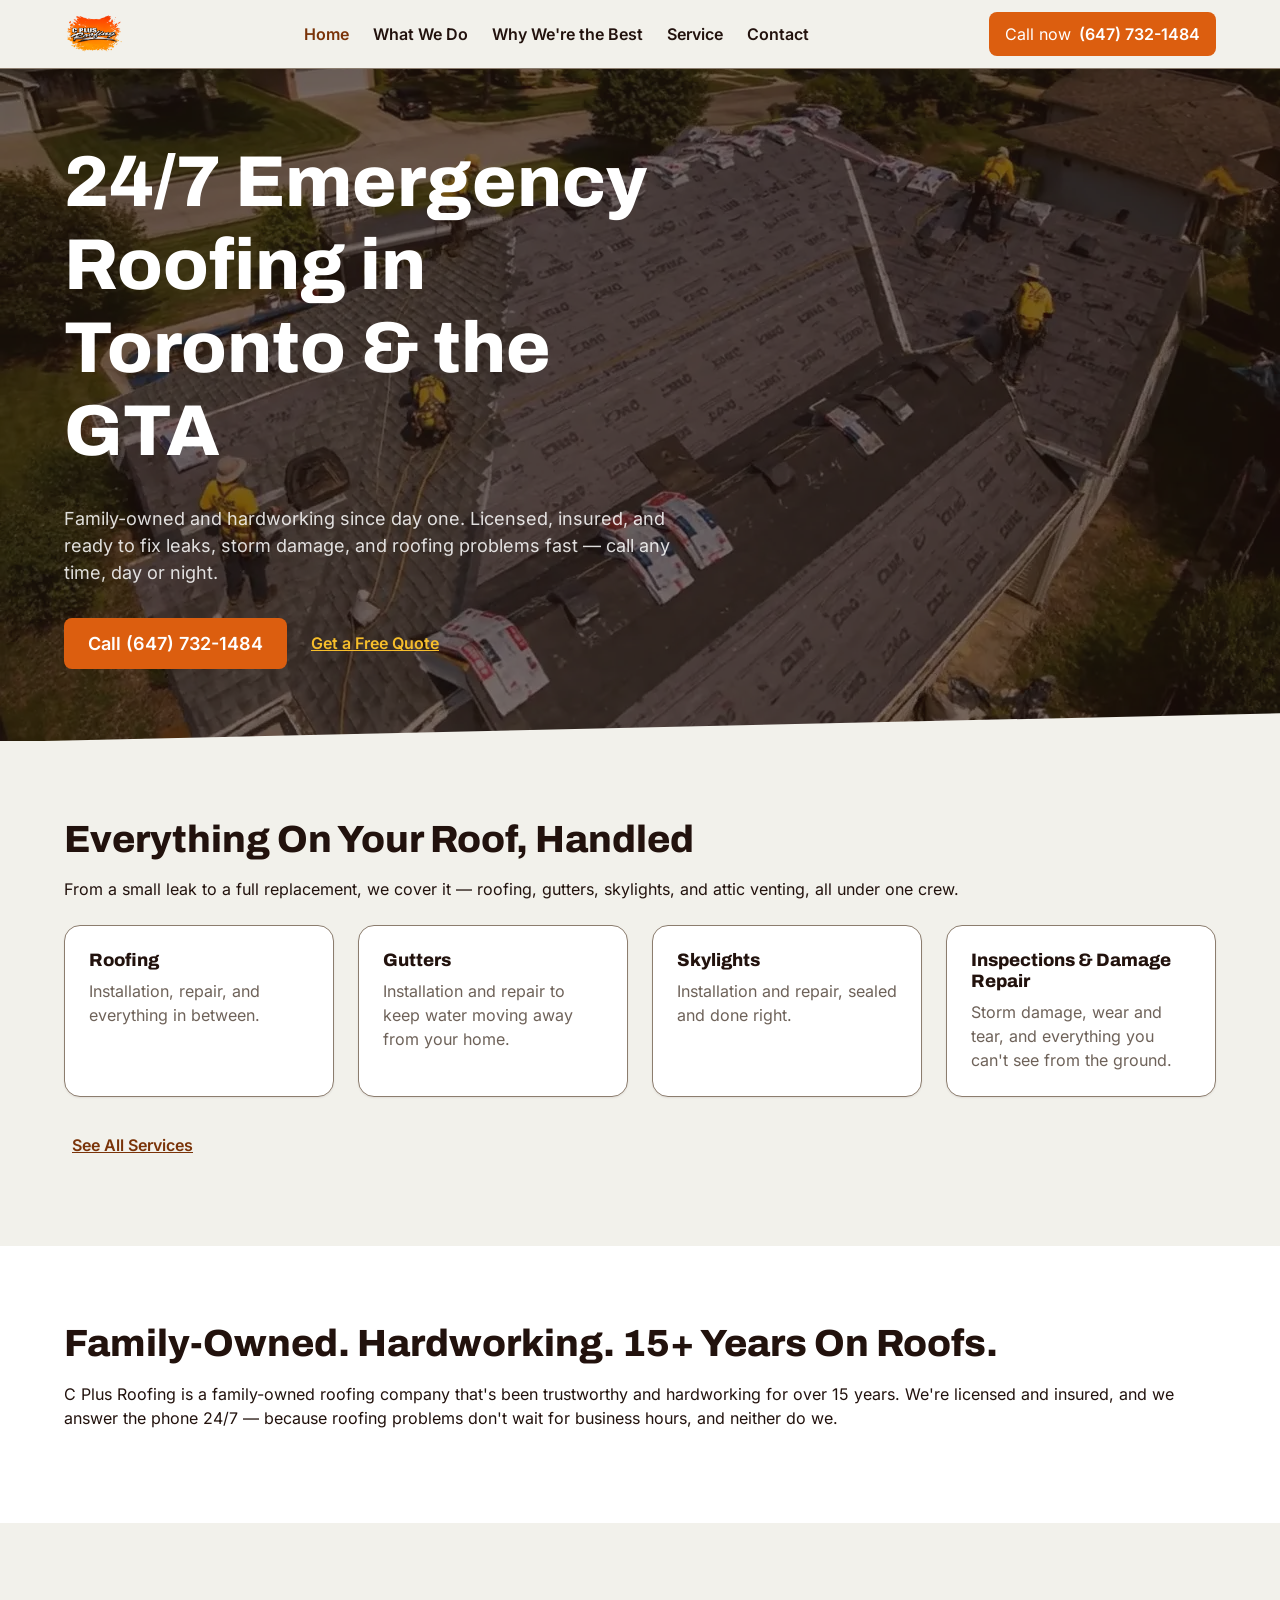
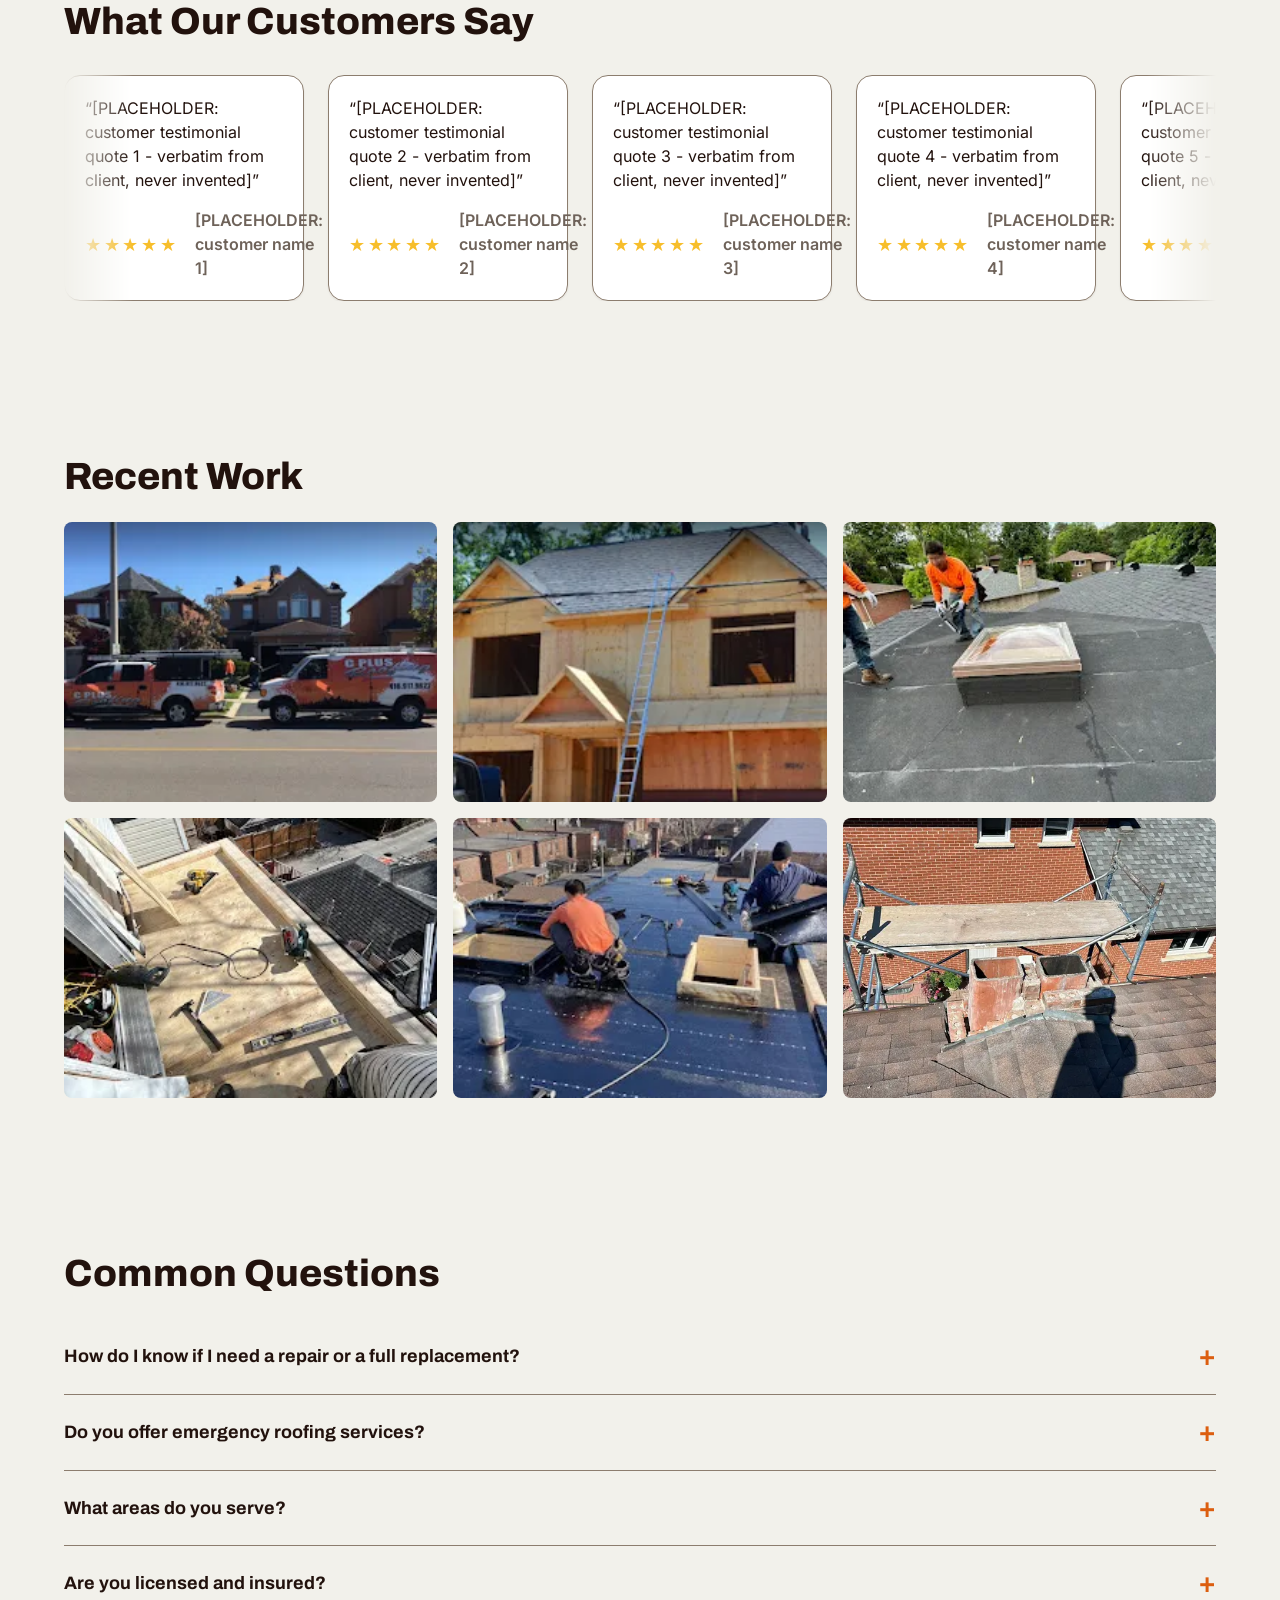
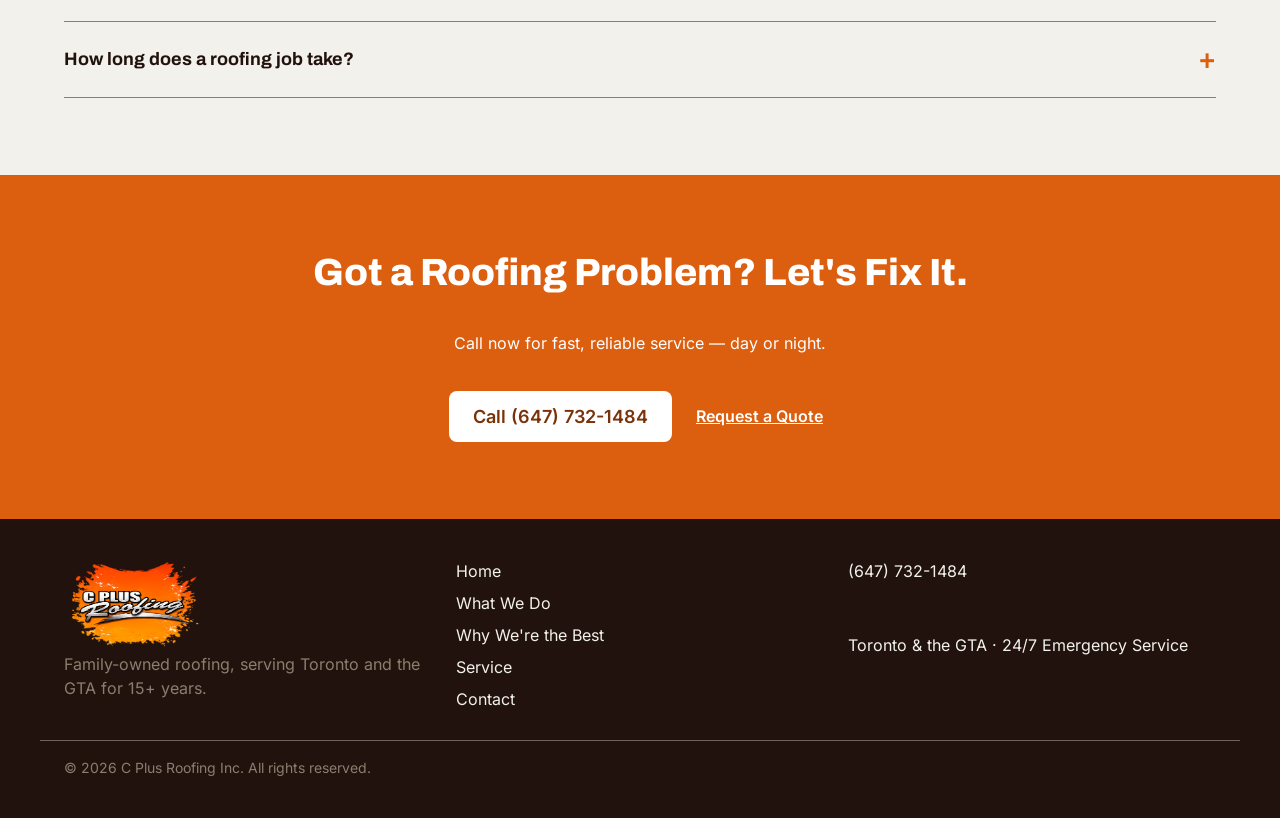
<file: src/index.html>
<!DOCTYPE html>
<html lang="en">
<head>
  <meta charset="UTF-8">
  <meta name="viewport" content="width=device-width, initial-scale=1.0">
  <title>C Plus Roofing | 24/7 Emergency Roofing in Toronto &amp; the GTA</title>
  <meta name="description" content="Family-owned, licensed and insured roofing company serving Toronto and the GTA. 24/7 emergency repairs, installations, gutters, skylights, and more. Call (647) 732-1484.">
  <link rel="preload" as="font" href="assets/fonts/archivo-extrabold-800.woff2" type="font/woff2" crossorigin>
  <link rel="preload" as="image" href="assets/video/hero-poster.webp">
  <link rel="stylesheet" href="css/tokens.css">
  <link rel="stylesheet" href="css/base.css">
  <link rel="stylesheet" href="css/components.css">
  <link rel="stylesheet" href="css/pages.css">
</head>
<body>
  <div class="loading-screen" id="loading-screen" aria-hidden="true">
    <img src="assets/images/logo.png" alt="" class="loading-screen__logo">
  </div>
  <a class="skip-link" href="#main">Skip to content</a>

  <header class="site-header">
    <div class="container site-header__inner">
      <a class="site-header__logo" href="index.html" aria-label="C Plus Roofing home">
        <img src="assets/images/logo.png" alt="C Plus Roofing" width="160" height="48">
      </a>
      <button class="nav-toggle" type="button" data-nav-toggle aria-expanded="false" aria-controls="primary-nav" aria-label="Toggle menu">
        <span class="nav-toggle__bar"></span>
      </button>
      <nav class="site-nav" id="primary-nav" aria-label="Primary">
        <ul class="site-nav__list">
          <li><a href="index.html" aria-current="page">Home</a></li>
          <li><a href="what-we-do.html">What We Do</a></li>
          <li><a href="why-choose-us.html">Why We're the Best</a></li>
          <li><a href="services.html">Service</a></li>
          <li><a href="contact.html">Contact</a></li>
        </ul>
      </nav>
      <a class="site-header__phone" href="tel:+16477321484">
        <span class="site-header__phone-label">Call now</span>
        (647) 732-1484
      </a>
    </div>
  </header>

  <main id="main">

    <section class="section section--hero" id="hero">
      <video class="hero__media" data-hero-video src="assets/video/hero.mp4" poster="assets/video/hero-poster.webp" muted playsinline loop preload="metadata"></video>
      <div class="hero__scrim"></div>
      <div class="container hero__inner">
        <div class="hero__content">
          <h1>24/7 Emergency Roofing in Toronto &amp; the GTA</h1>
          <p class="hero__subhead">Family-owned and hardworking since day one. Licensed, insured, and ready to fix leaks, storm damage, and roofing problems fast &mdash; call any time, day or night.</p>
          <div class="hero__actions">
            <a class="btn btn--primary" href="tel:+16477321484">Call (647) 732-1484</a>
            <a class="btn btn--text" href="contact.html">Get a Free Quote</a>
          </div>
        </div>
      </div>
    </section>

    <section class="section section--services" id="services-summary">
      <div class="container">
        <h2>Everything On Your Roof, Handled</h2>
        <p>From a small leak to a full replacement, we cover it &mdash; roofing, gutters, skylights, and attic venting, all under one crew.</p>
        <div class="card-grid">
          <div class="card" data-animate>
            <h3 class="card__title">Roofing</h3>
            <p class="card__body">Installation, repair, and everything in between.</p>
          </div>
          <div class="card" data-animate>
            <h3 class="card__title">Gutters</h3>
            <p class="card__body">Installation and repair to keep water moving away from your home.</p>
          </div>
          <div class="card" data-animate>
            <h3 class="card__title">Skylights</h3>
            <p class="card__body">Installation and repair, sealed and done right.</p>
          </div>
          <div class="card" data-animate>
            <h3 class="card__title">Inspections &amp; Damage Repair</h3>
            <p class="card__body">Storm damage, wear and tear, and everything you can't see from the ground.</p>
          </div>
        </div>
        <a class="btn btn--text" href="services.html">See All Services</a>
      </div>
    </section>

    <section class="section section--about" id="about">
      <div class="container">
        <h2>Family-Owned. Hardworking. 15+ Years On Roofs.</h2>
        <p>C Plus Roofing is a family-owned roofing company that's been trustworthy and hardworking for over 15 years. We're licensed and insured, and we answer the phone 24/7 &mdash; because roofing problems don't wait for business hours, and neither do we.</p>
      </div>
    </section>

    <section class="section section--testimonials" id="testimonials">
      <div class="container">
        <h2>What Our Customers Say</h2>
        <div class="testimonial-carousel" data-carousel>
          <div class="testimonial-carousel__track">
            <figure class="testimonial">
              <blockquote class="testimonial__quote">[PLACEHOLDER: customer testimonial quote 1 - verbatim from client, never invented]</blockquote>
              <div class="testimonial__meta">
                <div class="testimonial__stars" role="img" aria-label="[PLACEHOLDER: confirm star rating] out of 5 stars">&#9733;&#9733;&#9733;&#9733;&#9733;</div>
                <figcaption class="testimonial__author">[PLACEHOLDER: customer name 1]</figcaption>
              </div>
            </figure>
            <figure class="testimonial">
              <blockquote class="testimonial__quote">[PLACEHOLDER: customer testimonial quote 2 - verbatim from client, never invented]</blockquote>
              <div class="testimonial__meta">
                <div class="testimonial__stars" role="img" aria-label="[PLACEHOLDER: confirm star rating] out of 5 stars">&#9733;&#9733;&#9733;&#9733;&#9733;</div>
                <figcaption class="testimonial__author">[PLACEHOLDER: customer name 2]</figcaption>
              </div>
            </figure>
            <figure class="testimonial">
              <blockquote class="testimonial__quote">[PLACEHOLDER: customer testimonial quote 3 - verbatim from client, never invented]</blockquote>
              <div class="testimonial__meta">
                <div class="testimonial__stars" role="img" aria-label="[PLACEHOLDER: confirm star rating] out of 5 stars">&#9733;&#9733;&#9733;&#9733;&#9733;</div>
                <figcaption class="testimonial__author">[PLACEHOLDER: customer name 3]</figcaption>
              </div>
            </figure>
            <figure class="testimonial">
              <blockquote class="testimonial__quote">[PLACEHOLDER: customer testimonial quote 4 - verbatim from client, never invented]</blockquote>
              <div class="testimonial__meta">
                <div class="testimonial__stars" role="img" aria-label="[PLACEHOLDER: confirm star rating] out of 5 stars">&#9733;&#9733;&#9733;&#9733;&#9733;</div>
                <figcaption class="testimonial__author">[PLACEHOLDER: customer name 4]</figcaption>
              </div>
            </figure>
            <figure class="testimonial">
              <blockquote class="testimonial__quote">[PLACEHOLDER: customer testimonial quote 5 - verbatim from client, never invented]</blockquote>
              <div class="testimonial__meta">
                <div class="testimonial__stars" role="img" aria-label="[PLACEHOLDER: confirm star rating] out of 5 stars">&#9733;&#9733;&#9733;&#9733;&#9733;</div>
                <figcaption class="testimonial__author">[PLACEHOLDER: customer name 5]</figcaption>
              </div>
            </figure>
            <figure class="testimonial">
              <blockquote class="testimonial__quote">[PLACEHOLDER: customer testimonial quote 6 - verbatim from client, never invented]</blockquote>
              <div class="testimonial__meta">
                <div class="testimonial__stars" role="img" aria-label="[PLACEHOLDER: confirm star rating] out of 5 stars">&#9733;&#9733;&#9733;&#9733;&#9733;</div>
                <figcaption class="testimonial__author">[PLACEHOLDER: customer name 6]</figcaption>
              </div>
            </figure>
          </div>
          <button class="testimonial-carousel__btn testimonial-carousel__btn--prev" type="button" data-carousel-prev aria-label="Previous testimonial">&#8249;</button>
          <button class="testimonial-carousel__btn testimonial-carousel__btn--next" type="button" data-carousel-next aria-label="Next testimonial">&#8250;</button>
          <div class="testimonial-carousel__dots" role="tablist" aria-label="Testimonial slides" data-carousel-dots></div>
        </div>

        <!-- Desktop/tablet only (see components.css breakpoint) - continuous
             left-scrolling marquee, several cards visible at once. Cards
             duplicated once for a seamless CSS-only loop; the duplicate set
             is aria-hidden so screen readers only hear each quote once. -->
        <div class="testimonial-marquee" aria-hidden="false">
          <div class="testimonial-marquee__track">
            <figure class="testimonial">
              <blockquote class="testimonial__quote">[PLACEHOLDER: customer testimonial quote 1 - verbatim from client, never invented]</blockquote>
              <div class="testimonial__meta">
                <div class="testimonial__stars" role="img" aria-label="[PLACEHOLDER: confirm star rating] out of 5 stars">&#9733;&#9733;&#9733;&#9733;&#9733;</div>
                <figcaption class="testimonial__author">[PLACEHOLDER: customer name 1]</figcaption>
              </div>
            </figure>
            <figure class="testimonial">
              <blockquote class="testimonial__quote">[PLACEHOLDER: customer testimonial quote 2 - verbatim from client, never invented]</blockquote>
              <div class="testimonial__meta">
                <div class="testimonial__stars" role="img" aria-label="[PLACEHOLDER: confirm star rating] out of 5 stars">&#9733;&#9733;&#9733;&#9733;&#9733;</div>
                <figcaption class="testimonial__author">[PLACEHOLDER: customer name 2]</figcaption>
              </div>
            </figure>
            <figure class="testimonial">
              <blockquote class="testimonial__quote">[PLACEHOLDER: customer testimonial quote 3 - verbatim from client, never invented]</blockquote>
              <div class="testimonial__meta">
                <div class="testimonial__stars" role="img" aria-label="[PLACEHOLDER: confirm star rating] out of 5 stars">&#9733;&#9733;&#9733;&#9733;&#9733;</div>
                <figcaption class="testimonial__author">[PLACEHOLDER: customer name 3]</figcaption>
              </div>
            </figure>
            <figure class="testimonial">
              <blockquote class="testimonial__quote">[PLACEHOLDER: customer testimonial quote 4 - verbatim from client, never invented]</blockquote>
              <div class="testimonial__meta">
                <div class="testimonial__stars" role="img" aria-label="[PLACEHOLDER: confirm star rating] out of 5 stars">&#9733;&#9733;&#9733;&#9733;&#9733;</div>
                <figcaption class="testimonial__author">[PLACEHOLDER: customer name 4]</figcaption>
              </div>
            </figure>
            <figure class="testimonial">
              <blockquote class="testimonial__quote">[PLACEHOLDER: customer testimonial quote 5 - verbatim from client, never invented]</blockquote>
              <div class="testimonial__meta">
                <div class="testimonial__stars" role="img" aria-label="[PLACEHOLDER: confirm star rating] out of 5 stars">&#9733;&#9733;&#9733;&#9733;&#9733;</div>
                <figcaption class="testimonial__author">[PLACEHOLDER: customer name 5]</figcaption>
              </div>
            </figure>
            <figure class="testimonial">
              <blockquote class="testimonial__quote">[PLACEHOLDER: customer testimonial quote 6 - verbatim from client, never invented]</blockquote>
              <div class="testimonial__meta">
                <div class="testimonial__stars" role="img" aria-label="[PLACEHOLDER: confirm star rating] out of 5 stars">&#9733;&#9733;&#9733;&#9733;&#9733;</div>
                <figcaption class="testimonial__author">[PLACEHOLDER: customer name 6]</figcaption>
              </div>
            </figure>
            <!-- duplicate set for a seamless loop - hidden from assistive tech -->
            <figure class="testimonial" aria-hidden="true">
              <blockquote class="testimonial__quote">[PLACEHOLDER: customer testimonial quote 1 - verbatim from client, never invented]</blockquote>
              <div class="testimonial__meta">
                <div class="testimonial__stars" role="img" aria-label="[PLACEHOLDER: confirm star rating] out of 5 stars">&#9733;&#9733;&#9733;&#9733;&#9733;</div>
                <figcaption class="testimonial__author">[PLACEHOLDER: customer name 1]</figcaption>
              </div>
            </figure>
            <figure class="testimonial" aria-hidden="true">
              <blockquote class="testimonial__quote">[PLACEHOLDER: customer testimonial quote 2 - verbatim from client, never invented]</blockquote>
              <div class="testimonial__meta">
                <div class="testimonial__stars" role="img" aria-label="[PLACEHOLDER: confirm star rating] out of 5 stars">&#9733;&#9733;&#9733;&#9733;&#9733;</div>
                <figcaption class="testimonial__author">[PLACEHOLDER: customer name 2]</figcaption>
              </div>
            </figure>
            <figure class="testimonial" aria-hidden="true">
              <blockquote class="testimonial__quote">[PLACEHOLDER: customer testimonial quote 3 - verbatim from client, never invented]</blockquote>
              <div class="testimonial__meta">
                <div class="testimonial__stars" role="img" aria-label="[PLACEHOLDER: confirm star rating] out of 5 stars">&#9733;&#9733;&#9733;&#9733;&#9733;</div>
                <figcaption class="testimonial__author">[PLACEHOLDER: customer name 3]</figcaption>
              </div>
            </figure>
            <figure class="testimonial" aria-hidden="true">
              <blockquote class="testimonial__quote">[PLACEHOLDER: customer testimonial quote 4 - verbatim from client, never invented]</blockquote>
              <div class="testimonial__meta">
                <div class="testimonial__stars" role="img" aria-label="[PLACEHOLDER: confirm star rating] out of 5 stars">&#9733;&#9733;&#9733;&#9733;&#9733;</div>
                <figcaption class="testimonial__author">[PLACEHOLDER: customer name 4]</figcaption>
              </div>
            </figure>
            <figure class="testimonial" aria-hidden="true">
              <blockquote class="testimonial__quote">[PLACEHOLDER: customer testimonial quote 5 - verbatim from client, never invented]</blockquote>
              <div class="testimonial__meta">
                <div class="testimonial__stars" role="img" aria-label="[PLACEHOLDER: confirm star rating] out of 5 stars">&#9733;&#9733;&#9733;&#9733;&#9733;</div>
                <figcaption class="testimonial__author">[PLACEHOLDER: customer name 5]</figcaption>
              </div>
            </figure>
            <figure class="testimonial" aria-hidden="true">
              <blockquote class="testimonial__quote">[PLACEHOLDER: customer testimonial quote 6 - verbatim from client, never invented]</blockquote>
              <div class="testimonial__meta">
                <div class="testimonial__stars" role="img" aria-label="[PLACEHOLDER: confirm star rating] out of 5 stars">&#9733;&#9733;&#9733;&#9733;&#9733;</div>
                <figcaption class="testimonial__author">[PLACEHOLDER: customer name 6]</figcaption>
              </div>
            </figure>
          </div>
        </div>
      </div>
    </section>

    <section class="section section--gallery" id="gallery">
      <div class="container">
        <h2>Recent Work</h2>
        <div class="gallery-grid">
          <img src="assets/images/gallery-1.webp" alt="C Plus Roofing crew completing a roofing job" loading="lazy" width="480" height="360" data-animate>
          <img src="assets/images/gallery-2.webp" alt="C Plus Roofing crew completing a roofing job" loading="lazy" width="480" height="360" data-animate>
          <img src="assets/images/gallery-3.webp" alt="C Plus Roofing crew completing a roofing job" loading="lazy" width="480" height="360" data-animate>
          <img src="assets/images/gallery-4.webp" alt="C Plus Roofing crew completing a roofing job" loading="lazy" width="480" height="360" data-animate>
          <img src="assets/images/gallery-5.webp" alt="C Plus Roofing crew completing a roofing job" loading="lazy" width="480" height="360" data-animate>
          <img src="assets/images/gallery-6.webp" alt="C Plus Roofing crew completing a roofing job" loading="lazy" width="480" height="360" data-animate>
        </div>
      </div>
    </section>

    <section class="section section--faq" id="faq">
      <div class="container">
        <h2>Common Questions</h2>
        <div class="accordion">
          <details class="accordion__item">
            <summary>How do I know if I need a repair or a full replacement?</summary>
            <p>It depends on the age of your roof and how widespread the damage is. A quick inspection is the fastest way to know for sure &mdash; we'll give you a straight answer, not an upsell.</p>
          </details>
          <details class="accordion__item">
            <summary>Do you offer emergency roofing services?</summary>
            <p>Yes. We offer true 24/7 emergency response for leaks, storm damage, and anything that can't wait until morning.</p>
          </details>
          <details class="accordion__item">
            <summary>What areas do you serve?</summary>
            <p>We serve Toronto and the surrounding GTA.</p>
          </details>
          <details class="accordion__item">
            <summary>Are you licensed and insured?</summary>
            <p>Yes, C Plus Roofing is fully licensed and insured.</p>
          </details>
          <details class="accordion__item">
            <summary>How long does a roofing job take?</summary>
            <p>It depends on the scope of the work. After a quick inspection, we'll give you a clear timeline before anything starts.</p>
          </details>
        </div>
      </div>
    </section>

    <section class="section section--cta" id="cta">
      <div class="container cta__inner">
        <h2>Got a Roofing Problem? Let's Fix It.</h2>
        <p>Call now for fast, reliable service &mdash; day or night.</p>
        <div class="cta__actions">
          <a class="btn btn--primary" href="tel:+16477321484">Call (647) 732-1484</a>
          <a class="btn btn--text" href="contact.html">Request a Quote</a>
        </div>
      </div>
    </section>

  </main>

  <footer class="section section--footer" id="footer">
    <div class="container footer__inner">
      <div class="footer__brand">
        <img src="assets/images/logo.png" alt="C Plus Roofing" width="140" height="42">
        <p>Family-owned roofing, serving Toronto and the GTA for 15+ years.</p>
      </div>
      <nav class="footer__nav" aria-label="Footer">
        <ul>
          <li><a href="index.html">Home</a></li>
          <li><a href="what-we-do.html">What We Do</a></li>
          <li><a href="why-choose-us.html">Why We're the Best</a></li>
          <li><a href="services.html">Service</a></li>
          <li><a href="contact.html">Contact</a></li>
        </ul>
      </nav>
      <div class="footer__contact">
        <a href="tel:+16477321484">(647) 732-1484</a>
        <p>Toronto &amp; the GTA &middot; 24/7 Emergency Service</p>
      </div>
    </div>
    <div class="container footer__legal">
      <p>&copy; 2026 C Plus Roofing Inc. All rights reserved.</p>
    </div>
  </footer>

  <script src="js/main.js" defer></script>
  <script src="js/hero.js" defer></script>
  <script src="js/animations.js" defer></script>
</body>
</html>
</file>
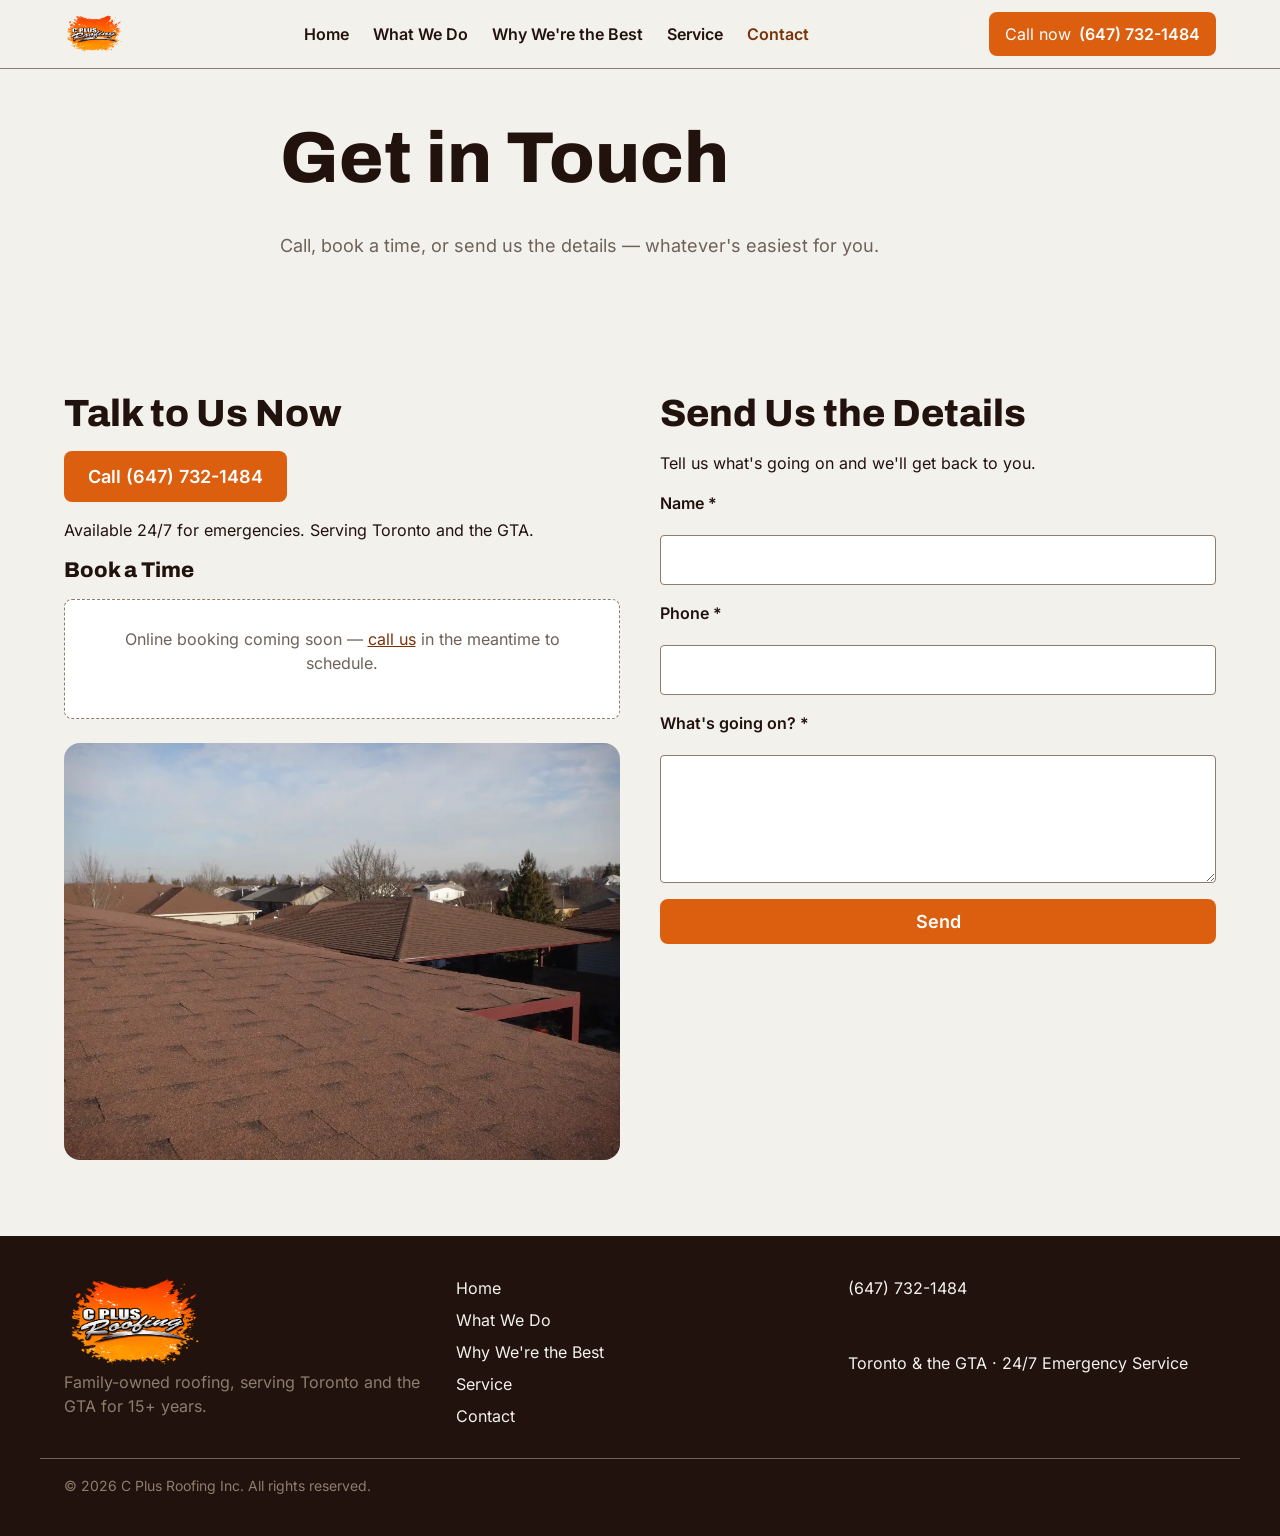
<file: src/contact.html>
<!DOCTYPE html>
<html lang="en">
<head>
  <meta charset="UTF-8">
  <meta name="viewport" content="width=device-width, initial-scale=1.0">
  <title>Contact | C Plus Roofing</title>
  <meta name="description" content="Reach C Plus Roofing by phone, form, or booking. Serving Toronto and the GTA, 24/7 for emergencies.">
  <link rel="preload" as="font" href="assets/fonts/archivo-extrabold-800.woff2" type="font/woff2" crossorigin>
  <link rel="stylesheet" href="css/tokens.css">
  <link rel="stylesheet" href="css/base.css">
  <link rel="stylesheet" href="css/components.css">
  <link rel="stylesheet" href="css/pages.css">
</head>
<body>
  <div class="loading-screen" id="loading-screen" aria-hidden="true">
    <img src="assets/images/logo.png" alt="" class="loading-screen__logo">
  </div>
  <a class="skip-link" href="#main">Skip to content</a>

  <header class="site-header">
    <div class="container site-header__inner">
      <a class="site-header__logo" href="index.html" aria-label="C Plus Roofing home">
        <img src="assets/images/logo.png" alt="C Plus Roofing" width="160" height="48">
      </a>
      <button class="nav-toggle" type="button" data-nav-toggle aria-expanded="false" aria-controls="primary-nav" aria-label="Toggle menu">
        <span class="nav-toggle__bar"></span>
      </button>
      <nav class="site-nav" id="primary-nav" aria-label="Primary">
        <ul class="site-nav__list">
          <li><a href="index.html">Home</a></li>
          <li><a href="what-we-do.html">What We Do</a></li>
          <li><a href="why-choose-us.html">Why We're the Best</a></li>
          <li><a href="services.html">Service</a></li>
          <li><a href="contact.html" aria-current="page">Contact</a></li>
        </ul>
      </nav>
      <a class="site-header__phone" href="tel:+16477321484">
        <span class="site-header__phone-label">Call now</span>
        (647) 732-1484
      </a>
    </div>
  </header>

  <main id="main">

    <section class="section section--hero" id="hero">
      <div class="container hero__inner">
        <div class="hero__content">
          <h1>Get in Touch</h1>
          <p class="hero__subhead">Call, book a time, or send us the details &mdash; whatever's easiest for you.</p>
        </div>
      </div>
    </section>

    <section class="section section--contact" id="contact">
      <div class="container contact__inner">
        <div class="contact__direct">
          <h2>Talk to Us Now</h2>
          <p><a class="btn btn--primary" href="tel:+16477321484">Call (647) 732-1484</a></p>
          <p>Available 24/7 for emergencies. Serving Toronto and the GTA.</p>

          <h3>Book a Time</h3>
          <div class="calendly-embed" data-calendly-embed data-calendly-url="https://calendly.com/YOUR_CALENDLY_LINK">
            <p>Online booking coming soon &mdash; <a href="tel:+16477321484">call us</a> in the meantime to schedule.</p>
          </div>

          <img src="assets/images/contact-rooftop.webp" alt="Residential rooftop in the Toronto area serviced by C Plus Roofing" loading="lazy" width="1000" height="750" class="contact__photo" data-animate>
        </div>

        <div class="contact__form">
          <h2>Send Us the Details</h2>
          <p>Tell us what's going on and we'll get back to you.</p>
          <form class="contact-form" data-form="formspree" action="https://formspree.io/f/YOUR_FORM_ID" method="POST">
            <div class="contact-form__honeypot" aria-hidden="true">
              <label for="_gotcha">Leave this field blank</label>
              <input type="text" id="_gotcha" name="_gotcha" tabindex="-1" autocomplete="off">
            </div>

            <label for="name">Name <span aria-label="required">*</span></label>
            <input type="text" id="name" name="name" autocomplete="name" required>

            <label for="phone">Phone <span aria-label="required">*</span></label>
            <input type="tel" id="phone" name="phone" autocomplete="tel" required>

            <label for="message">What's going on? <span aria-label="required">*</span></label>
            <textarea id="message" name="message" rows="4" required></textarea>

            <button type="submit" class="btn btn--primary">Send</button>
            <div class="form-status" data-form-status role="status" aria-live="polite"></div>
          </form>
        </div>
      </div>
    </section>

  </main>

  <footer class="section section--footer" id="footer">
    <div class="container footer__inner">
      <div class="footer__brand">
        <img src="assets/images/logo.png" alt="C Plus Roofing" width="140" height="42">
        <p>Family-owned roofing, serving Toronto and the GTA for 15+ years.</p>
      </div>
      <nav class="footer__nav" aria-label="Footer">
        <ul>
          <li><a href="index.html">Home</a></li>
          <li><a href="what-we-do.html">What We Do</a></li>
          <li><a href="why-choose-us.html">Why We're the Best</a></li>
          <li><a href="services.html">Service</a></li>
          <li><a href="contact.html">Contact</a></li>
        </ul>
      </nav>
      <div class="footer__contact">
        <a href="tel:+16477321484">(647) 732-1484</a>
        <p>Toronto &amp; the GTA &middot; 24/7 Emergency Service</p>
      </div>
    </div>
    <div class="container footer__legal">
      <p>&copy; 2026 C Plus Roofing Inc. All rights reserved.</p>
    </div>
  </footer>

  <script src="js/main.js" defer></script>
  <script src="js/animations.js" defer></script>
</body>
</html>
</file>
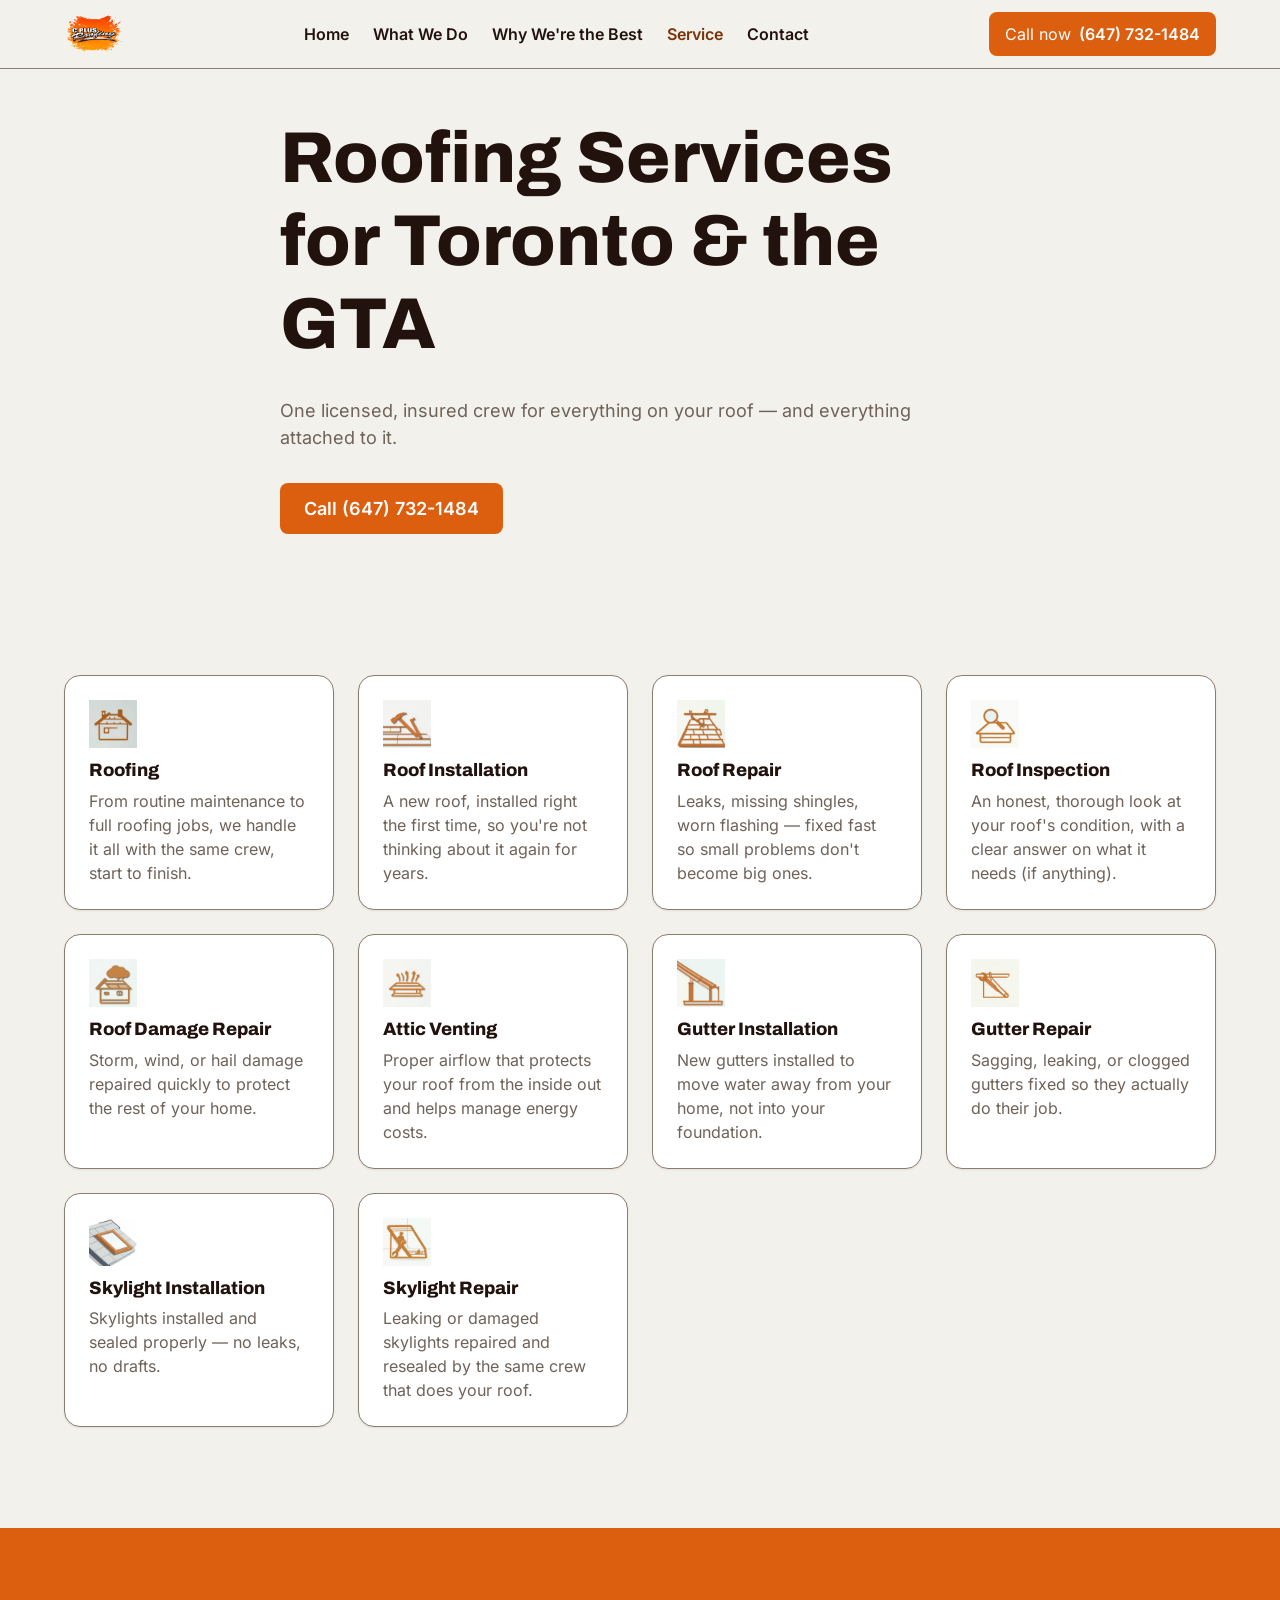
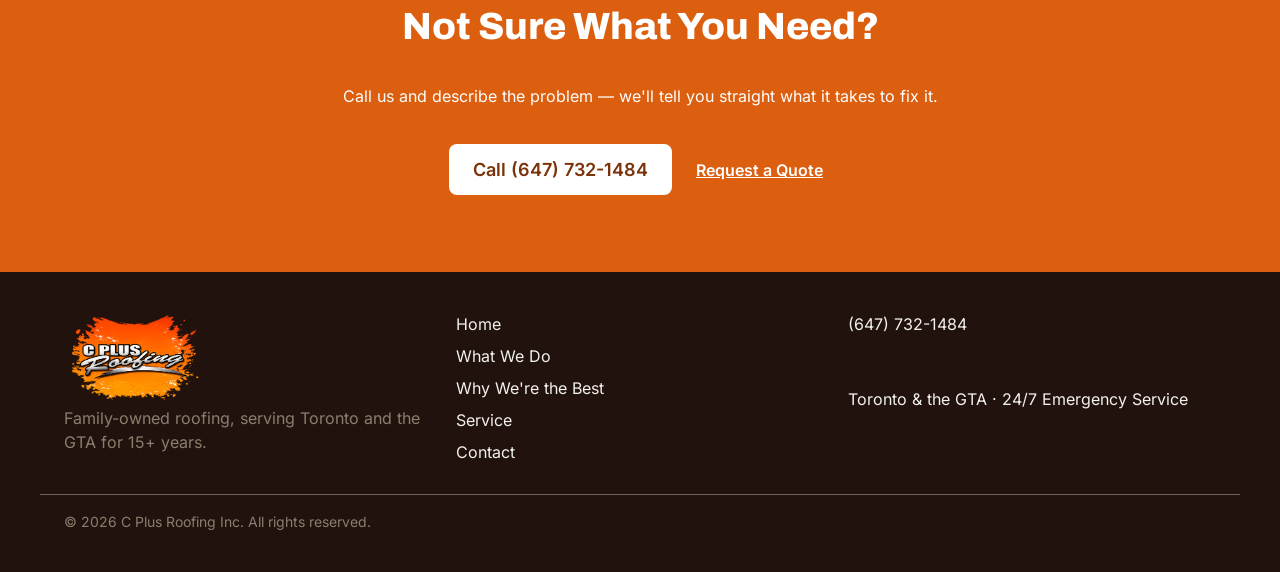
<file: src/services.html>
<!DOCTYPE html>
<html lang="en">
<head>
  <meta charset="UTF-8">
  <meta name="viewport" content="width=device-width, initial-scale=1.0">
  <title>Roofing Services in Toronto &amp; the GTA | C Plus Roofing</title>
  <meta name="description" content="Roof installation, repair, inspection, storm damage repair, attic venting, gutters, and skylights &mdash; all from one licensed, insured crew in Toronto and the GTA.">
  <link rel="preload" as="font" href="assets/fonts/archivo-extrabold-800.woff2" type="font/woff2" crossorigin>
  <link rel="stylesheet" href="css/tokens.css">
  <link rel="stylesheet" href="css/base.css">
  <link rel="stylesheet" href="css/components.css">
  <link rel="stylesheet" href="css/pages.css">
</head>
<body>
  <div class="loading-screen" id="loading-screen" aria-hidden="true">
    <img src="assets/images/logo.png" alt="" class="loading-screen__logo">
  </div>
  <a class="skip-link" href="#main">Skip to content</a>

  <header class="site-header">
    <div class="container site-header__inner">
      <a class="site-header__logo" href="index.html" aria-label="C Plus Roofing home">
        <img src="assets/images/logo.png" alt="C Plus Roofing" width="160" height="48">
      </a>
      <button class="nav-toggle" type="button" data-nav-toggle aria-expanded="false" aria-controls="primary-nav" aria-label="Toggle menu">
        <span class="nav-toggle__bar"></span>
      </button>
      <nav class="site-nav" id="primary-nav" aria-label="Primary">
        <ul class="site-nav__list">
          <li><a href="index.html">Home</a></li>
          <li><a href="what-we-do.html">What We Do</a></li>
          <li><a href="why-choose-us.html">Why We're the Best</a></li>
          <li><a href="services.html" aria-current="page">Service</a></li>
          <li><a href="contact.html">Contact</a></li>
        </ul>
      </nav>
      <a class="site-header__phone" href="tel:+16477321484">
        <span class="site-header__phone-label">Call now</span>
        (647) 732-1484
      </a>
    </div>
  </header>

  <main id="main">

    <section class="section section--hero" id="hero">
      <div class="container hero__inner">
        <div class="hero__content">
          <h1>Roofing Services for Toronto &amp; the GTA</h1>
          <p class="hero__subhead">One licensed, insured crew for everything on your roof &mdash; and everything attached to it.</p>
          <div class="hero__actions">
            <a class="btn btn--primary" href="tel:+16477321484">Call (647) 732-1484</a>
          </div>
        </div>
      </div>
    </section>

    <section class="section section--services" id="services">
      <div class="container">
        <div class="card-grid">
          <div class="card" id="roofing" data-animate>
            <img class="card__icon" src="assets/images/icon-roofing.webp" alt="" width="48" height="48" loading="lazy">
            <h3 class="card__title">Roofing</h3>
            <p class="card__body">From routine maintenance to full roofing jobs, we handle it all with the same crew, start to finish.</p>
          </div>
          <div class="card" id="roof-installation" data-animate>
            <img class="card__icon" src="assets/images/icon-roof-installation.webp" alt="" width="48" height="48" loading="lazy">
            <h3 class="card__title">Roof Installation</h3>
            <p class="card__body">A new roof, installed right the first time, so you're not thinking about it again for years.</p>
          </div>
          <div class="card" id="roof-repair" data-animate>
            <img class="card__icon" src="assets/images/icon-roof-repair.webp" alt="" width="48" height="48" loading="lazy">
            <h3 class="card__title">Roof Repair</h3>
            <p class="card__body">Leaks, missing shingles, worn flashing &mdash; fixed fast so small problems don't become big ones.</p>
          </div>
          <div class="card" id="roof-inspection" data-animate>
            <img class="card__icon" src="assets/images/icon-roof-inspection.webp" alt="" width="48" height="48" loading="lazy">
            <h3 class="card__title">Roof Inspection</h3>
            <p class="card__body">An honest, thorough look at your roof's condition, with a clear answer on what it needs (if anything).</p>
          </div>
          <div class="card" id="roof-damage-repair" data-animate>
            <img class="card__icon" src="assets/images/icon-roof-damage-repair.webp" alt="" width="48" height="48" loading="lazy">
            <h3 class="card__title">Roof Damage Repair</h3>
            <p class="card__body">Storm, wind, or hail damage repaired quickly to protect the rest of your home.</p>
          </div>
          <div class="card" id="attic-venting" data-animate>
            <img class="card__icon" src="assets/images/icon-attic-venting.webp" alt="" width="48" height="48" loading="lazy">
            <h3 class="card__title">Attic Venting</h3>
            <p class="card__body">Proper airflow that protects your roof from the inside out and helps manage energy costs.</p>
          </div>
          <div class="card" id="gutter-installation" data-animate>
            <img class="card__icon" src="assets/images/icon-gutter-installation.webp" alt="" width="48" height="48" loading="lazy">
            <h3 class="card__title">Gutter Installation</h3>
            <p class="card__body">New gutters installed to move water away from your home, not into your foundation.</p>
          </div>
          <div class="card" id="gutter-repair" data-animate>
            <img class="card__icon" src="assets/images/icon-gutter-repair.webp" alt="" width="48" height="48" loading="lazy">
            <h3 class="card__title">Gutter Repair</h3>
            <p class="card__body">Sagging, leaking, or clogged gutters fixed so they actually do their job.</p>
          </div>
          <div class="card" id="skylight-installation" data-animate>
            <img class="card__icon" src="assets/images/icon-skylight-installation.webp" alt="" width="48" height="48" loading="lazy">
            <h3 class="card__title">Skylight Installation</h3>
            <p class="card__body">Skylights installed and sealed properly &mdash; no leaks, no drafts.</p>
          </div>
          <div class="card" id="skylight-repair" data-animate>
            <img class="card__icon" src="assets/images/icon-skylight-repair.webp" alt="" width="48" height="48" loading="lazy">
            <h3 class="card__title">Skylight Repair</h3>
            <p class="card__body">Leaking or damaged skylights repaired and resealed by the same crew that does your roof.</p>
          </div>
        </div>
      </div>
    </section>

    <section class="section section--cta" id="cta">
      <div class="container cta__inner">
        <h2>Not Sure What You Need?</h2>
        <p>Call us and describe the problem &mdash; we'll tell you straight what it takes to fix it.</p>
        <div class="cta__actions">
          <a class="btn btn--primary" href="tel:+16477321484">Call (647) 732-1484</a>
          <a class="btn btn--text" href="contact.html">Request a Quote</a>
        </div>
      </div>
    </section>

  </main>

  <footer class="section section--footer" id="footer">
    <div class="container footer__inner">
      <div class="footer__brand">
        <img src="assets/images/logo.png" alt="C Plus Roofing" width="140" height="42">
        <p>Family-owned roofing, serving Toronto and the GTA for 15+ years.</p>
      </div>
      <nav class="footer__nav" aria-label="Footer">
        <ul>
          <li><a href="index.html">Home</a></li>
          <li><a href="what-we-do.html">What We Do</a></li>
          <li><a href="why-choose-us.html">Why We're the Best</a></li>
          <li><a href="services.html">Service</a></li>
          <li><a href="contact.html">Contact</a></li>
        </ul>
      </nav>
      <div class="footer__contact">
        <a href="tel:+16477321484">(647) 732-1484</a>
        <p>Toronto &amp; the GTA &middot; 24/7 Emergency Service</p>
      </div>
    </div>
    <div class="container footer__legal">
      <p>&copy; 2026 C Plus Roofing Inc. All rights reserved.</p>
    </div>
  </footer>

  <script src="js/main.js" defer></script>
  <script src="js/animations.js" defer></script>
</body>
</html>
</file>
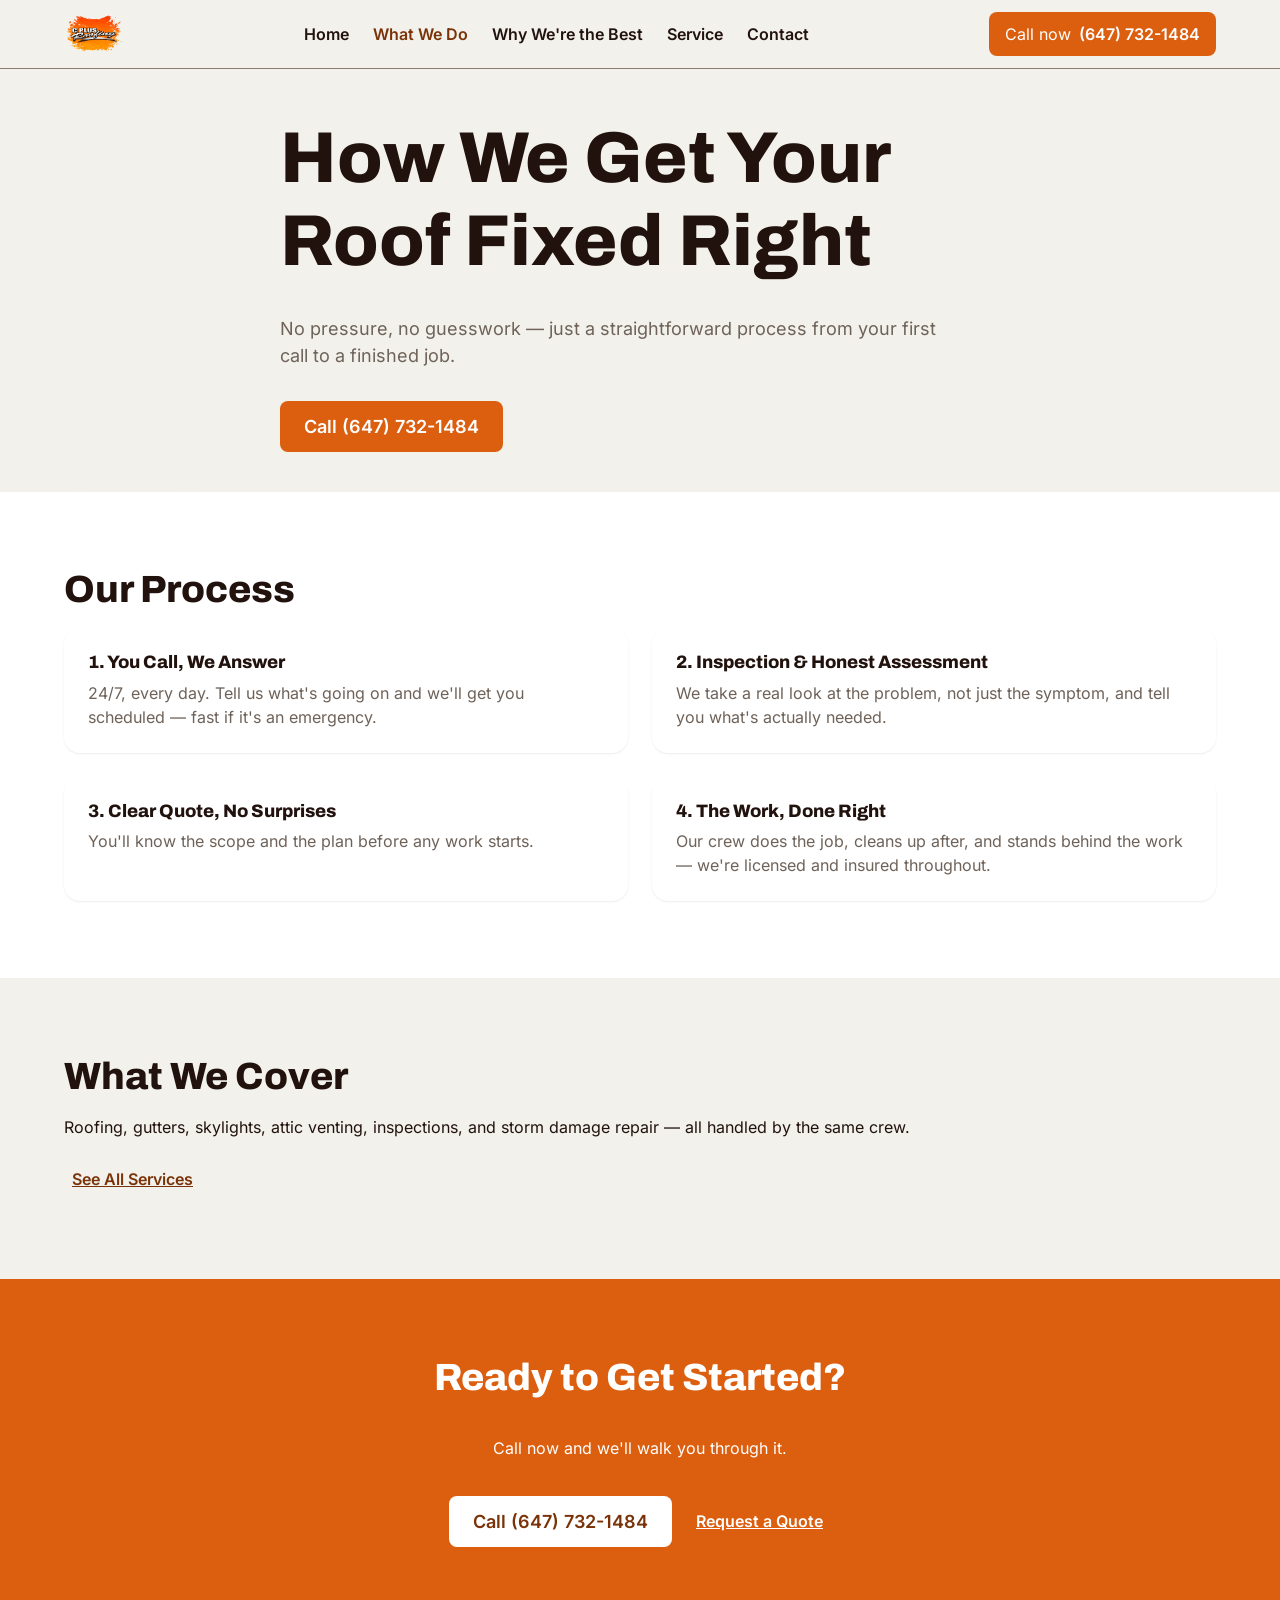
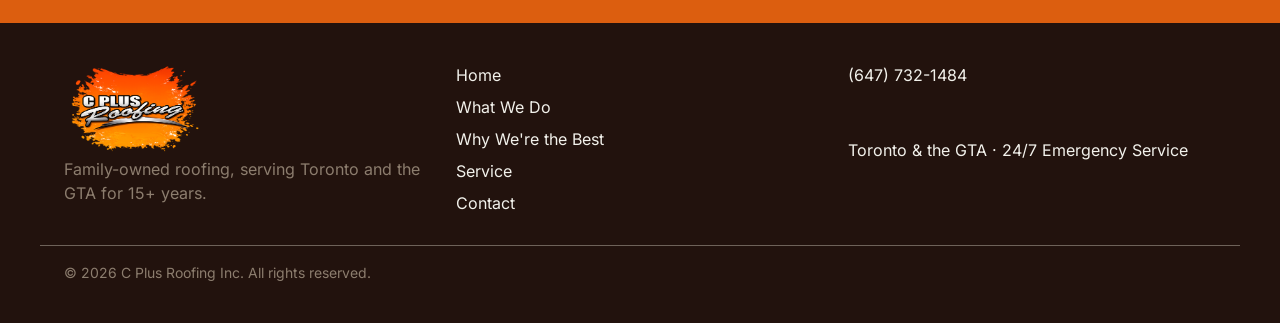
<file: src/what-we-do.html>
<!DOCTYPE html>
<html lang="en">
<head>
  <meta charset="UTF-8">
  <meta name="viewport" content="width=device-width, initial-scale=1.0">
  <title>What We Do | C Plus Roofing</title>
  <meta name="description" content="How C Plus Roofing works, from your first call to a finished job. Roofing, gutters, skylights, and attic venting for Toronto and the GTA.">
  <link rel="preload" as="font" href="assets/fonts/archivo-extrabold-800.woff2" type="font/woff2" crossorigin>
  <link rel="stylesheet" href="css/tokens.css">
  <link rel="stylesheet" href="css/base.css">
  <link rel="stylesheet" href="css/components.css">
  <link rel="stylesheet" href="css/pages.css">
</head>
<body>
  <div class="loading-screen" id="loading-screen" aria-hidden="true">
    <img src="assets/images/logo.png" alt="" class="loading-screen__logo">
  </div>
  <a class="skip-link" href="#main">Skip to content</a>

  <header class="site-header">
    <div class="container site-header__inner">
      <a class="site-header__logo" href="index.html" aria-label="C Plus Roofing home">
        <img src="assets/images/logo.png" alt="C Plus Roofing" width="160" height="48">
      </a>
      <button class="nav-toggle" type="button" data-nav-toggle aria-expanded="false" aria-controls="primary-nav" aria-label="Toggle menu">
        <span class="nav-toggle__bar"></span>
      </button>
      <nav class="site-nav" id="primary-nav" aria-label="Primary">
        <ul class="site-nav__list">
          <li><a href="index.html">Home</a></li>
          <li><a href="what-we-do.html" aria-current="page">What We Do</a></li>
          <li><a href="why-choose-us.html">Why We're the Best</a></li>
          <li><a href="services.html">Service</a></li>
          <li><a href="contact.html">Contact</a></li>
        </ul>
      </nav>
      <a class="site-header__phone" href="tel:+16477321484">
        <span class="site-header__phone-label">Call now</span>
        (647) 732-1484
      </a>
    </div>
  </header>

  <main id="main">

    <section class="section section--hero" id="hero">
      <div class="container hero__inner">
        <div class="hero__content">
          <h1>How We Get Your Roof Fixed Right</h1>
          <p class="hero__subhead">No pressure, no guesswork &mdash; just a straightforward process from your first call to a finished job.</p>
          <div class="hero__actions">
            <a class="btn btn--primary" href="tel:+16477321484">Call (647) 732-1484</a>
          </div>
        </div>
      </div>
    </section>

    <section class="section section--about" id="process">
      <div class="container">
        <h2>Our Process</h2>
        <ol class="process-list">
          <li class="process-list__item" data-animate>
            <h3 class="card__title">1. You Call, We Answer</h3>
            <p class="card__body">24/7, every day. Tell us what's going on and we'll get you scheduled &mdash; fast if it's an emergency.</p>
          </li>
          <li class="process-list__item" data-animate>
            <h3 class="card__title">2. Inspection &amp; Honest Assessment</h3>
            <p class="card__body">We take a real look at the problem, not just the symptom, and tell you what's actually needed.</p>
          </li>
          <li class="process-list__item" data-animate>
            <h3 class="card__title">3. Clear Quote, No Surprises</h3>
            <p class="card__body">You'll know the scope and the plan before any work starts.</p>
          </li>
          <li class="process-list__item" data-animate>
            <h3 class="card__title">4. The Work, Done Right</h3>
            <p class="card__body">Our crew does the job, cleans up after, and stands behind the work &mdash; we're licensed and insured throughout.</p>
          </li>
        </ol>
      </div>
    </section>

    <section class="section section--services" id="services-summary">
      <div class="container">
        <h2>What We Cover</h2>
        <p>Roofing, gutters, skylights, attic venting, inspections, and storm damage repair &mdash; all handled by the same crew.</p>
        <a class="btn btn--text" href="services.html">See All Services</a>
      </div>
    </section>

    <section class="section section--cta" id="cta">
      <div class="container cta__inner">
        <h2>Ready to Get Started?</h2>
        <p>Call now and we'll walk you through it.</p>
        <div class="cta__actions">
          <a class="btn btn--primary" href="tel:+16477321484">Call (647) 732-1484</a>
          <a class="btn btn--text" href="contact.html">Request a Quote</a>
        </div>
      </div>
    </section>

  </main>

  <footer class="section section--footer" id="footer">
    <div class="container footer__inner">
      <div class="footer__brand">
        <img src="assets/images/logo.png" alt="C Plus Roofing" width="140" height="42">
        <p>Family-owned roofing, serving Toronto and the GTA for 15+ years.</p>
      </div>
      <nav class="footer__nav" aria-label="Footer">
        <ul>
          <li><a href="index.html">Home</a></li>
          <li><a href="what-we-do.html">What We Do</a></li>
          <li><a href="why-choose-us.html">Why We're the Best</a></li>
          <li><a href="services.html">Service</a></li>
          <li><a href="contact.html">Contact</a></li>
        </ul>
      </nav>
      <div class="footer__contact">
        <a href="tel:+16477321484">(647) 732-1484</a>
        <p>Toronto &amp; the GTA &middot; 24/7 Emergency Service</p>
      </div>
    </div>
    <div class="container footer__legal">
      <p>&copy; 2026 C Plus Roofing Inc. All rights reserved.</p>
    </div>
  </footer>

  <script src="js/main.js" defer></script>
  <script src="js/animations.js" defer></script>
</body>
</html>
</file>
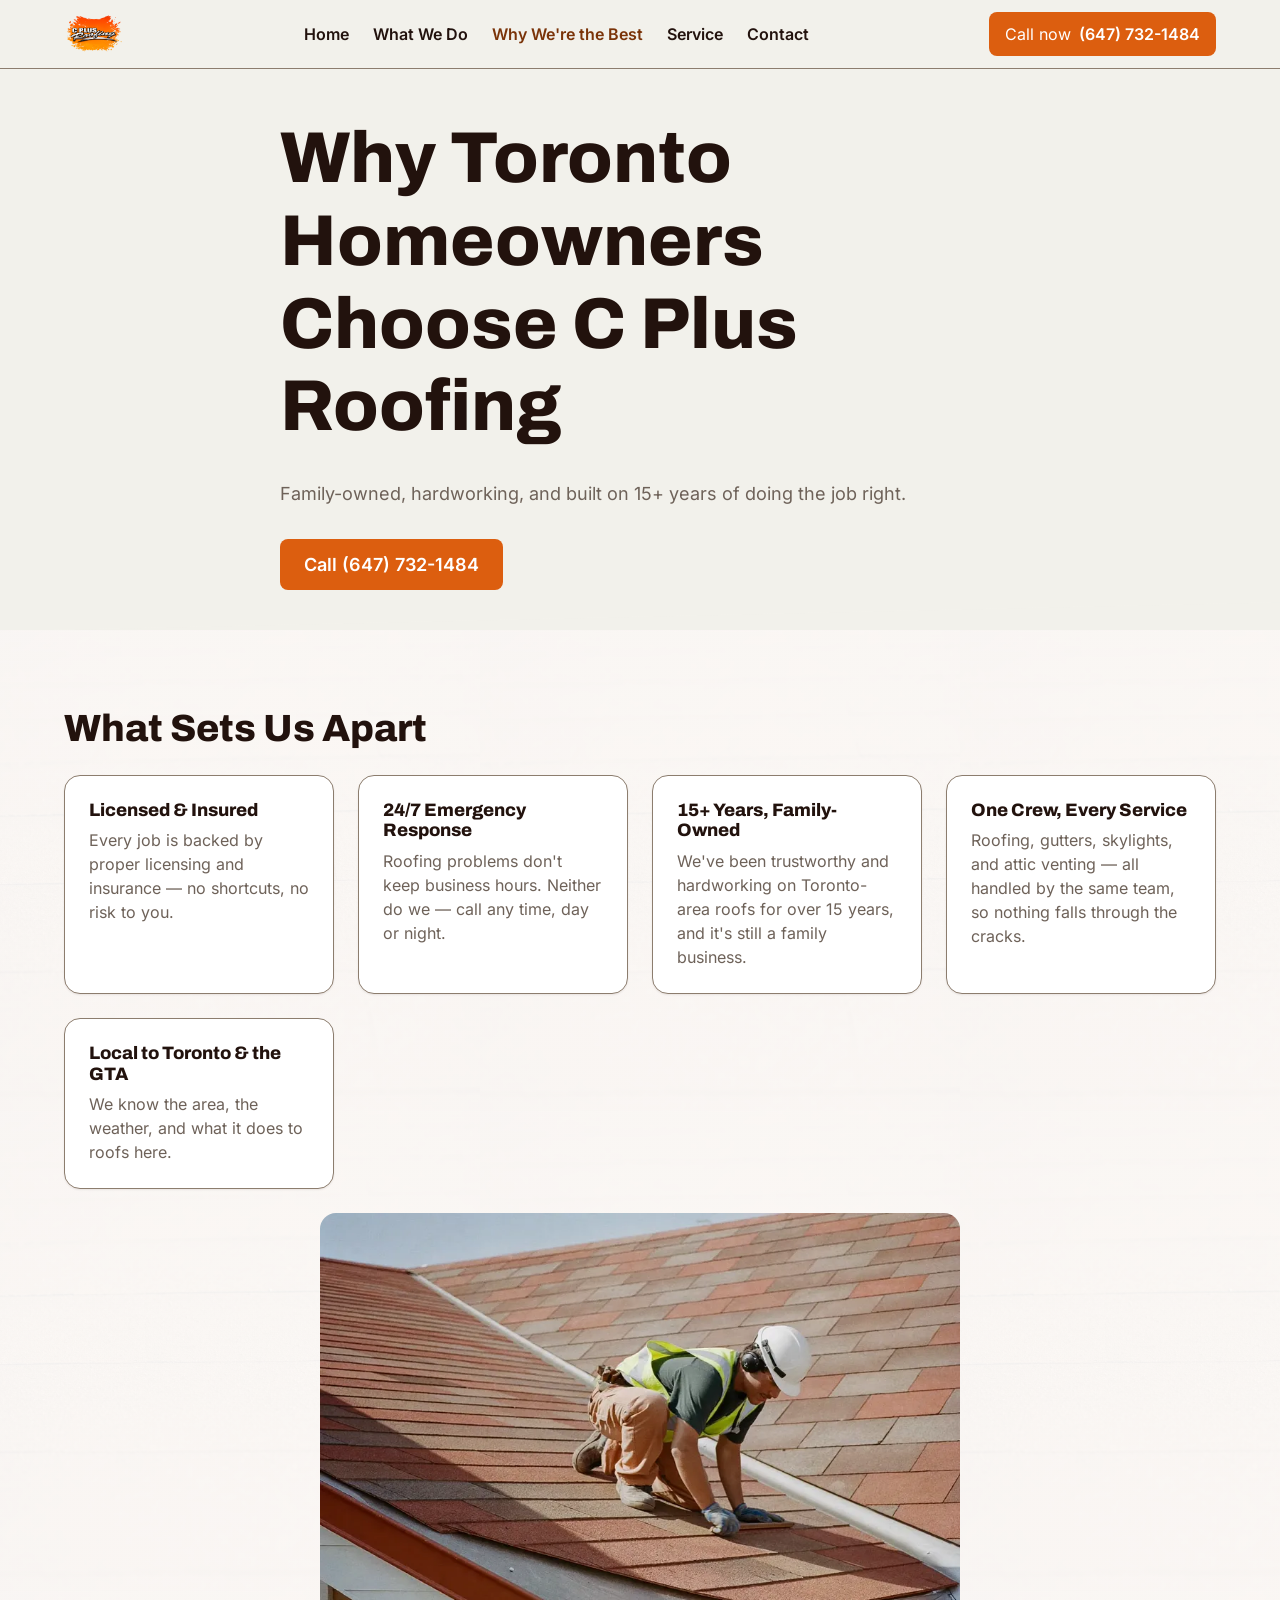
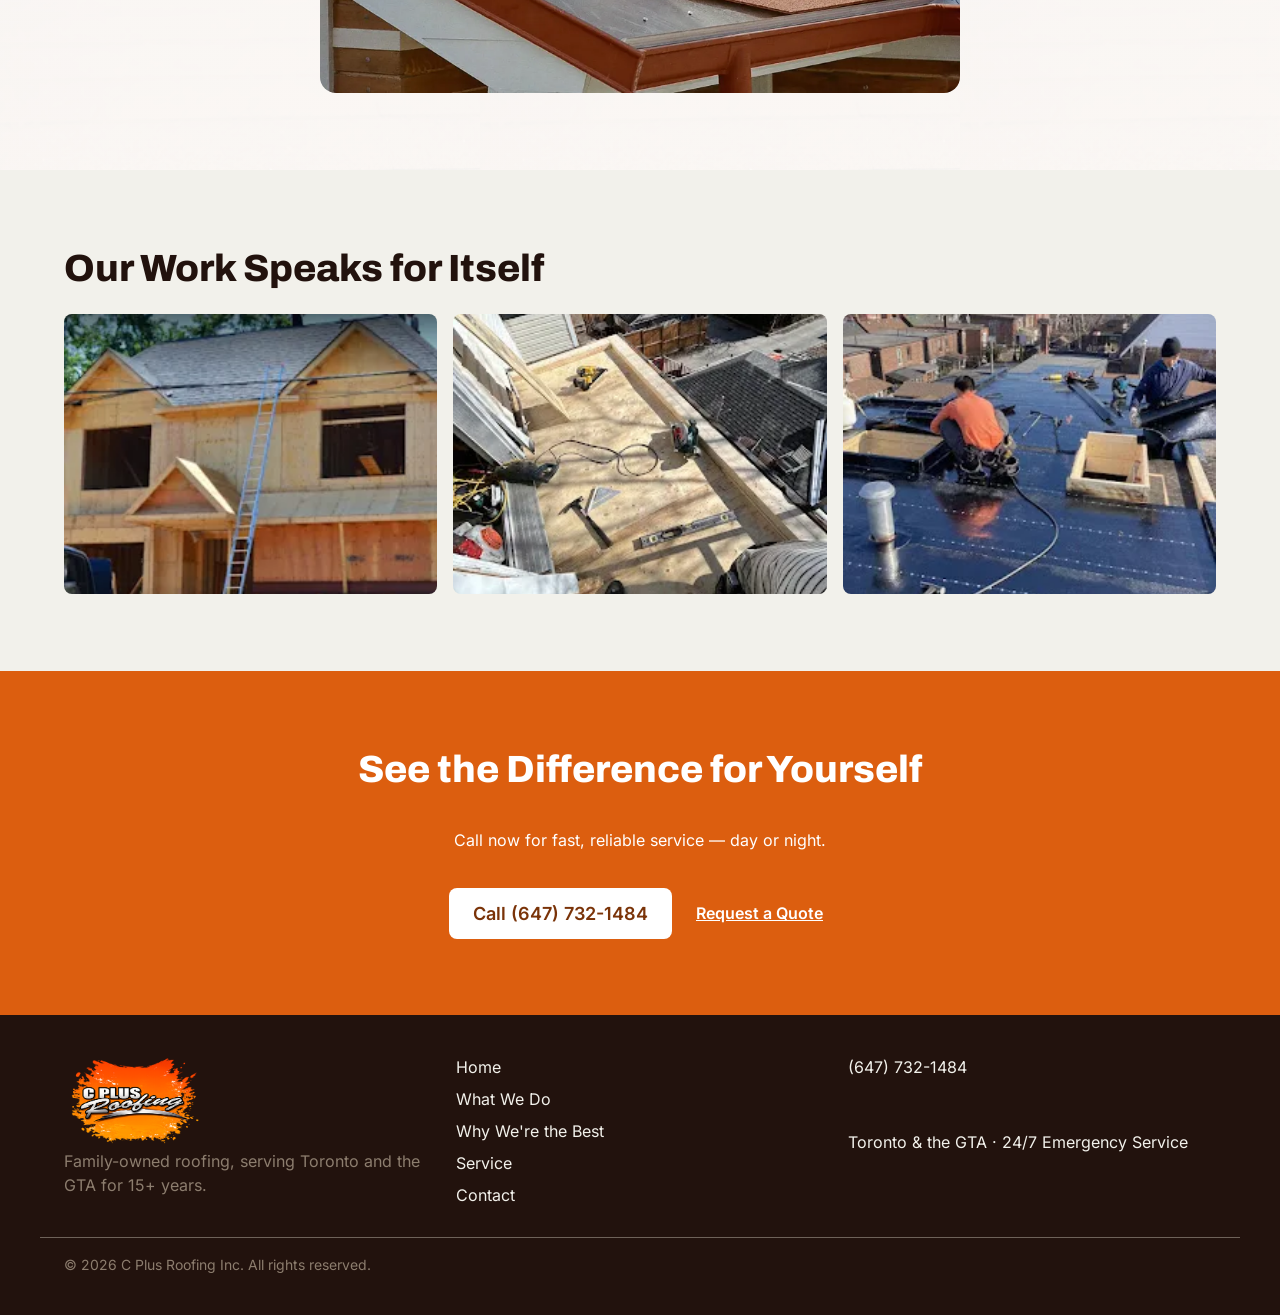
<file: src/why-choose-us.html>
<!DOCTYPE html>
<html lang="en">
<head>
  <meta charset="UTF-8">
  <meta name="viewport" content="width=device-width, initial-scale=1.0">
  <title>Why We're the Best | C Plus Roofing</title>
  <meta name="description" content="Licensed, insured, family-owned, and available 24/7. See why Toronto and GTA homeowners choose C Plus Roofing.">
  <link rel="preload" as="font" href="assets/fonts/archivo-extrabold-800.woff2" type="font/woff2" crossorigin>
  <link rel="stylesheet" href="css/tokens.css">
  <link rel="stylesheet" href="css/base.css">
  <link rel="stylesheet" href="css/components.css">
  <link rel="stylesheet" href="css/pages.css">
</head>
<body>
  <div class="loading-screen" id="loading-screen" aria-hidden="true">
    <img src="assets/images/logo.png" alt="" class="loading-screen__logo">
  </div>
  <a class="skip-link" href="#main">Skip to content</a>

  <header class="site-header">
    <div class="container site-header__inner">
      <a class="site-header__logo" href="index.html" aria-label="C Plus Roofing home">
        <img src="assets/images/logo.png" alt="C Plus Roofing" width="160" height="48">
      </a>
      <button class="nav-toggle" type="button" data-nav-toggle aria-expanded="false" aria-controls="primary-nav" aria-label="Toggle menu">
        <span class="nav-toggle__bar"></span>
      </button>
      <nav class="site-nav" id="primary-nav" aria-label="Primary">
        <ul class="site-nav__list">
          <li><a href="index.html">Home</a></li>
          <li><a href="what-we-do.html">What We Do</a></li>
          <li><a href="why-choose-us.html" aria-current="page">Why We're the Best</a></li>
          <li><a href="services.html">Service</a></li>
          <li><a href="contact.html">Contact</a></li>
        </ul>
      </nav>
      <a class="site-header__phone" href="tel:+16477321484">
        <span class="site-header__phone-label">Call now</span>
        (647) 732-1484
      </a>
    </div>
  </header>

  <main id="main">

    <section class="section section--hero" id="hero">
      <div class="container hero__inner">
        <div class="hero__content">
          <h1>Why Toronto Homeowners Choose C Plus Roofing</h1>
          <p class="hero__subhead">Family-owned, hardworking, and built on 15+ years of doing the job right.</p>
          <div class="hero__actions">
            <a class="btn btn--primary" href="tel:+16477321484">Call (647) 732-1484</a>
          </div>
        </div>
      </div>
    </section>

    <section class="section section--why" id="why">
      <div class="container">
        <h2>What Sets Us Apart</h2>
        <div class="card-grid">
          <div class="card" data-animate>
            <h3 class="card__title">Licensed &amp; Insured</h3>
            <p class="card__body">Every job is backed by proper licensing and insurance &mdash; no shortcuts, no risk to you.</p>
          </div>
          <div class="card" data-animate>
            <h3 class="card__title">24/7 Emergency Response</h3>
            <p class="card__body">Roofing problems don't keep business hours. Neither do we &mdash; call any time, day or night.</p>
          </div>
          <div class="card" data-animate>
            <h3 class="card__title">15+ Years, Family-Owned</h3>
            <p class="card__body">We've been trustworthy and hardworking on Toronto-area roofs for over 15 years, and it's still a family business.</p>
          </div>
          <div class="card" data-animate>
            <h3 class="card__title">One Crew, Every Service</h3>
            <p class="card__body">Roofing, gutters, skylights, and attic venting &mdash; all handled by the same team, so nothing falls through the cracks.</p>
          </div>
          <div class="card" data-animate>
            <h3 class="card__title">Local to Toronto &amp; the GTA</h3>
            <p class="card__body">We know the area, the weather, and what it does to roofs here.</p>
          </div>
        </div>
        <img src="assets/images/crew-in-action.webp" alt="C Plus Roofing crew member installing shingles on a residential roof" loading="lazy" width="900" height="675" class="why__crew-photo" data-animate>
      </div>
    </section>

    <section class="section section--gallery" id="gallery">
      <div class="container">
        <h2>Our Work Speaks for Itself</h2>
        <div class="gallery-grid">
          <img src="assets/images/gallery-2.webp" alt="C Plus Roofing crew completing a roofing job" loading="lazy" width="480" height="360" data-animate>
          <img src="assets/images/gallery-4.webp" alt="C Plus Roofing crew completing a roofing job" loading="lazy" width="480" height="360" data-animate>
          <img src="assets/images/gallery-5.webp" alt="C Plus Roofing crew completing a roofing job" loading="lazy" width="480" height="360" data-animate>
        </div>
      </div>
    </section>

    <section class="section section--cta" id="cta">
      <div class="container cta__inner">
        <h2>See the Difference for Yourself</h2>
        <p>Call now for fast, reliable service &mdash; day or night.</p>
        <div class="cta__actions">
          <a class="btn btn--primary" href="tel:+16477321484">Call (647) 732-1484</a>
          <a class="btn btn--text" href="contact.html">Request a Quote</a>
        </div>
      </div>
    </section>

  </main>

  <footer class="section section--footer" id="footer">
    <div class="container footer__inner">
      <div class="footer__brand">
        <img src="assets/images/logo.png" alt="C Plus Roofing" width="140" height="42">
        <p>Family-owned roofing, serving Toronto and the GTA for 15+ years.</p>
      </div>
      <nav class="footer__nav" aria-label="Footer">
        <ul>
          <li><a href="index.html">Home</a></li>
          <li><a href="what-we-do.html">What We Do</a></li>
          <li><a href="why-choose-us.html">Why We're the Best</a></li>
          <li><a href="services.html">Service</a></li>
          <li><a href="contact.html">Contact</a></li>
        </ul>
      </nav>
      <div class="footer__contact">
        <a href="tel:+16477321484">(647) 732-1484</a>
        <p>Toronto &amp; the GTA &middot; 24/7 Emergency Service</p>
      </div>
    </div>
    <div class="container footer__legal">
      <p>&copy; 2026 C Plus Roofing Inc. All rights reserved.</p>
    </div>
  </footer>

  <script src="js/main.js" defer></script>
  <script src="js/animations.js" defer></script>
</body>
</html>
</file>
<file: src/css/tokens.css>
/* Design tokens — C Plus Roofing Inc. Direction: "Grounded Trade Confidence".
   Rationale and contrast verification recorded during the build process.
   :root custom properties + @font-face ONLY. No selectors, no components. */

@font-face {
  font-family: "Archivo";
  font-style: normal;
  font-weight: 700;
  font-display: swap;
  src: url("../assets/fonts/archivo-bold-700.woff2") format("woff2");
}

@font-face {
  font-family: "Archivo";
  font-style: normal;
  font-weight: 800;
  font-display: swap;
  src: url("../assets/fonts/archivo-extrabold-800.woff2") format("woff2");
}

@font-face {
  font-family: "Inter";
  font-style: normal;
  font-weight: 400;
  font-display: swap;
  src: url("../assets/fonts/inter-regular-400.woff2") format("woff2");
}

@font-face {
  font-family: "Inter";
  font-style: normal;
  font-weight: 500;
  font-display: swap;
  src: url("../assets/fonts/inter-medium-500.woff2") format("woff2");
}

@font-face {
  font-family: "Inter";
  font-style: normal;
  font-weight: 600;
  font-display: swap;
  src: url("../assets/fonts/inter-semibold-600.woff2") format("woff2");
}

:root {
  /* Colors — from the client's brand palette, expanded into the full
     token set. Contrast pairs verified for WCAG AA during the build. */
  --color-primary: #DC5E0F;
  --color-primary-dark: #7A3308;
  --color-accent: #F7BE2B;
  --color-bg: #F2F1EB;
  --color-surface: #FFFFFF;
  --color-text: #22120D;
  --color-text-muted: #6E6259;
  --color-border: #8C7D6E;
  --color-success: #2E7D32;
  --color-error: #C62828;

  /* Typography */
  --font-heading: "Archivo", "Segoe UI", Arial, sans-serif;
  --font-body: "Inter", "Segoe UI", Arial, sans-serif;

  --text-xs: 0.75rem;      /* 12px */
  --text-sm: 0.875rem;     /* 14px */
  --text-base: 1rem;       /* 16px */
  --text-lg: 1.125rem;     /* 18px */
  --text-xl: 1.333rem;     /* ~21px  (base * 1.333) */
  --text-2xl: 1.777rem;    /* ~28px  (base * 1.333^2) */
  --text-3xl: 2.369rem;    /* ~38px  (base * 1.333^3) */
  --text-hero: clamp(2.25rem, 5vw + 1rem, 4.5rem);

  --leading-tight: 1.15;
  --leading-normal: 1.5;
  --leading-loose: 1.75;

  /* Spacing — 4px base scale */
  --space-1: 0.25rem;   /* 4px */
  --space-2: 0.5rem;    /* 8px */
  --space-3: 0.75rem;   /* 12px */
  --space-4: 1rem;      /* 16px */
  --space-5: 1.25rem;   /* 20px */
  --space-6: 1.5rem;    /* 24px */
  --space-7: 1.75rem;   /* 28px */
  --space-8: 2rem;      /* 32px */
  --space-9: 2.5rem;    /* 40px */
  --space-10: 3rem;     /* 48px */
  --space-11: 4rem;     /* 64px */
  --space-12: 6rem;     /* 96px */

  /* Layout */
  --container-max: 1200px;
  --section-pad-y: clamp(3rem, 6vw, 6rem);
  --radius-sm: 0.25rem;
  --radius-md: 0.5rem;
  --radius-lg: 1rem;
  --radius-full: 9999px;

  /* Elevation — shadows tinted toward --color-text for warmth */
  --shadow-sm: 0 1px 2px rgba(34, 18, 13, 0.08);
  --shadow-md: 0 4px 12px rgba(34, 18, 13, 0.12);
  --shadow-lg: 0 12px 32px rgba(34, 18, 13, 0.16);

  /* Motion — kept subtle per Stack.animation: css-only */
  --duration-fast: 150ms;
  --duration-base: 300ms;
  --duration-slow: 600ms;
  --ease-standard: cubic-bezier(0.4, 0, 0.2, 1);
  --ease-out-expo: cubic-bezier(0.16, 1, 0.3, 1);
}
</file>
<file: src/css/base.css>
/* Reset, element defaults, utilities. Mobile-first; min-width breakpoints
   at 640px / 1024px only. var(--token) everywhere, zero hardcoded values. */

*, *::before, *::after { box-sizing: border-box; }

html {
  -webkit-text-size-adjust: 100%;
  scroll-behavior: smooth;
}

@media (prefers-reduced-motion: reduce) {
  html { scroll-behavior: auto; }
  *, *::before, *::after {
    animation-duration: 0.01ms !important;
    animation-iteration-count: 1 !important;
    transition-duration: 0.01ms !important;
    scroll-behavior: auto !important;
  }
}

body {
  margin: 0;
  font-family: var(--font-body);
  font-size: var(--text-base);
  line-height: var(--leading-normal);
  color: var(--color-text);
  background: var(--color-bg);
}

h1, h2, h3, h4 {
  font-family: var(--font-heading);
  font-weight: 800;
  line-height: var(--leading-tight);
  margin: 0 0 var(--space-4);
}

h1 { font-size: var(--text-hero); }
h2 { font-size: var(--text-3xl); }
h3 { font-size: var(--text-xl); }

p { margin: 0 0 var(--space-4); }

img { max-width: 100%; height: auto; display: block; }

a { color: var(--color-primary-dark); }

ul, ol { margin: 0; padding: 0; list-style: none; }

button { font-family: inherit; }

/* Focus visibility - never remove outline without a replacement */
:focus-visible {
  outline: 3px solid var(--color-primary-dark);
  outline-offset: 2px;
}

/* Skip link */
.skip-link {
  position: absolute;
  top: -100%;
  left: var(--space-4);
  background: var(--color-surface);
  color: var(--color-text);
  padding: var(--space-3) var(--space-5);
  border-radius: var(--radius-md);
  z-index: 100;
  transition: top var(--duration-fast) var(--ease-standard);
}

.skip-link:focus {
  top: var(--space-4);
}

/* Layout utility */
.container {
  max-width: var(--container-max);
  margin-inline: auto;
  padding-inline: var(--space-4);
}

@media (min-width: 640px) {
  .container { padding-inline: var(--space-6); }
}

.section {
  padding-block: var(--section-pad-y);
}

/* Buttons */
.btn {
  display: inline-flex;
  align-items: center;
  justify-content: center;
  gap: var(--space-2);
  min-height: 44px;
  padding: var(--space-3) var(--space-6);
  border-radius: var(--radius-md);
  font-weight: 700;
  text-decoration: none;
  border: none;
  cursor: pointer;
  transition: background-color var(--duration-fast) var(--ease-standard),
              transform var(--duration-fast) var(--ease-standard);
}

.btn--primary {
  background: var(--color-primary);
  color: var(--color-surface);
  font-size: var(--text-lg);
}

.btn--primary:hover,
.btn--primary:focus-visible {
  background: var(--color-primary-dark);
}

.btn--text {
  background: transparent;
  color: var(--color-primary-dark);
  padding-inline: var(--space-2);
  text-decoration: underline;
}

.btn--text:hover,
.btn--text:focus-visible {
  color: var(--color-text);
}

@media (prefers-reduced-motion: no-preference) {
  .btn:active { transform: scale(0.97); }
}

/* Loading screen - purely aesthetic, JS removes it after load (see
   js/main.js). Site is fully usable underneath without JS or before it
   loads; this never blocks content, only overlays it briefly. */
.loading-screen {
  position: fixed;
  inset: 0;
  z-index: 200;
  display: flex;
  align-items: center;
  justify-content: center;
  background: var(--color-bg);
  transition: opacity var(--duration-slow) var(--ease-standard);
}

.loading-screen__logo {
  width: 140px;
  height: auto;
}

@media (prefers-reduced-motion: no-preference) {
  .loading-screen__logo {
    animation: loading-pulse 1.1s ease-in-out infinite;
  }
}

@keyframes loading-pulse {
  0%, 100% { transform: scale(1); opacity: 1; }
  50% { transform: scale(0.92); opacity: 0.75; }
}

.loading-screen.is-hidden {
  opacity: 0;
  pointer-events: none;
}

@media (prefers-reduced-motion: reduce) {
  .loading-screen { transition: none; }
}

/* Entrance animation states (JS adds .anim-ready to body, then .is-visible
   per element via IntersectionObserver - see js/animations.js). With JS
   disabled, .anim-ready never appears, so content stays fully visible. */
@media (prefers-reduced-motion: no-preference) {
  .anim-ready [data-animate] {
    opacity: 0;
    transform: translateY(20px);
    transition: opacity var(--duration-slow) var(--ease-out-expo),
                transform var(--duration-slow) var(--ease-out-expo);
    transition-delay: calc(var(--stagger-i, 0) * 75ms);
  }

  .anim-ready [data-animate].is-visible {
    opacity: 1;
    transform: none;
  }
}
</file>
<file: src/css/components.css>
/* Component styles: BEM-lite naming.
   Mobile-first; min-width breakpoints at 640px / 1024px only. */

/* ---------- Header / Nav ---------- */
.site-header {
  position: sticky;
  top: 0;
  z-index: 50;
  background: var(--color-bg);
  border-bottom: 1px solid var(--color-border);
}

.site-header__inner {
  display: flex;
  align-items: center;
  justify-content: space-between;
  gap: var(--space-4);
  padding-block: var(--space-3);
}

.site-header__logo img { height: 40px; width: auto; }

.site-nav__list {
  display: none;
  align-items: center;
  gap: var(--space-6);
}

.site-nav__list a {
  text-decoration: none;
  color: var(--color-text);
  font-weight: 600;
}

.site-nav__list a:hover,
.site-nav__list a[aria-current="page"] {
  color: var(--color-primary-dark);
}

.nav-toggle {
  display: inline-flex;
  align-items: center;
  justify-content: center;
  width: 44px;
  height: 44px;
  background: transparent;
  border: 1px solid var(--color-border);
  border-radius: var(--radius-sm);
  cursor: pointer;
}

.nav-toggle__bar,
.nav-toggle__bar::before,
.nav-toggle__bar::after {
  display: block;
  width: 20px;
  height: 2px;
  background: var(--color-text);
  position: relative;
}

.nav-toggle__bar::before { content: ""; position: absolute; top: -6px; }
.nav-toggle__bar::after { content: ""; position: absolute; top: 6px; }

.site-header__phone {
  display: inline-flex;
  align-items: center;
  min-height: 44px;
  padding-inline: var(--space-4);
  background: var(--color-primary);
  color: var(--color-surface);
  font-weight: 700;
  text-decoration: none;
  border-radius: var(--radius-md);
  white-space: nowrap;
}

.site-header__phone:hover,
.site-header__phone:focus-visible {
  background: var(--color-primary-dark);
}

.site-header__phone-label { display: none; }

/* Mobile nav panel, toggled via [data-nav-toggle] in main.js */
.site-nav[data-open="true"] .site-nav__list {
  display: flex;
  flex-direction: column;
  align-items: flex-start;
  gap: var(--space-4);
  position: absolute;
  top: 100%;
  left: 0;
  right: 0;
  background: var(--color-bg);
  border-bottom: 1px solid var(--color-border);
  padding: var(--space-4);
}

@media (min-width: 1024px) {
  .nav-toggle { display: none; }
  .site-nav__list { display: flex; position: static; }
  .site-nav[data-open] .site-nav__list {
    position: static;
    flex-direction: row;
    border: none;
    padding: 0;
  }
  .site-header__phone-label {
    display: inline;
    font-weight: 400;
    margin-right: var(--space-2);
  }
}

/* ---------- Hero ---------- */
.section--hero {
  padding-block: var(--space-9);
  position: relative;
  overflow: hidden;
  display: flex;
  align-items: center;
}

/* Text-only hero (no video): normal height, cream background, dark text -
   the video-underlay rules below only apply when .hero__media is present. */
.section--hero:not(:has(.hero__media)) {
  padding-block: var(--space-10) var(--space-9);
}

.hero__inner {
  position: relative;
  z-index: 2;
  width: 100%;
  display: grid;
  gap: var(--space-6);
}

.hero__content { display: grid; gap: var(--space-4); }

.hero__subhead {
  font-size: var(--text-lg);
  color: var(--color-text-muted);
  max-width: 42rem;
}

.hero__actions {
  display: flex;
  flex-wrap: wrap;
  gap: var(--space-4);
  align-items: center;
}

@media (min-width: 1024px) {
  .section--hero:not(:has(.hero__media)) .hero__inner { max-width: 48rem; }
}

/* Video underlay: full-bleed background video, dimmed with a scrim so
   light text stays readable over any footage (client feedback: previous
   side-by-side card treatment read as too bright). */
.section--hero:has(.hero__media) {
  min-height: clamp(26rem, 78vh, 42rem);
}

.hero__media {
  position: absolute;
  inset: 0;
  z-index: 0;
  width: 100%;
  height: 100%;
  object-fit: cover;
  background: var(--color-text);
}

.hero__scrim {
  position: absolute;
  inset: 0;
  z-index: 1;
  background: color-mix(in srgb, var(--color-text) 62%, transparent);
}

.section--hero:has(.hero__media) .hero__content {
  color: var(--color-surface);
  max-width: 40rem;
}

.section--hero:has(.hero__media) h1 { color: var(--color-surface); }

.section--hero:has(.hero__media) .hero__subhead {
  color: color-mix(in srgb, var(--color-surface) 85%, transparent);
}

.section--hero:has(.hero__media) .btn--text {
  color: var(--color-accent);
}

.section--hero:has(.hero__media) .btn--text:hover,
.section--hero:has(.hero__media) .btn--text:focus-visible {
  color: var(--color-surface);
}

/* Signature element: angled divider evoking roofline geometry, between
   hero and the next section (Phase 2 design direction). */
.section--hero::after {
  content: "";
  position: absolute;
  left: 0;
  right: 0;
  bottom: -1px;
  height: 48px;
  z-index: 2;
  background: var(--color-bg);
  clip-path: polygon(0 100%, 100% 40%, 100% 100%);
}

/* ---------- Cards / grid ---------- */
.card-grid {
  display: grid;
  gap: var(--space-6);
  grid-template-columns: repeat(auto-fit, minmax(min(100%, 15rem), 1fr));
  margin-block: var(--space-6);
}

.card {
  background: var(--color-surface);
  border: 1px solid var(--color-border);
  border-radius: var(--radius-lg);
  padding: var(--space-6);
  box-shadow: var(--shadow-sm);
}

.card__icon {
  width: 48px;
  height: 48px;
  margin-bottom: var(--space-3);
}

.card__title {
  font-size: var(--text-lg);
  margin-bottom: var(--space-2);
}

.card__body {
  color: var(--color-text-muted);
  margin: 0;
}

/* ---------- Process list (What We Do) ---------- */
.process-list {
  display: grid;
  gap: var(--space-6);
  counter-reset: none;
}

@media (min-width: 640px) {
  .process-list { grid-template-columns: repeat(2, 1fr); }
}

.process-list__item {
  background: var(--color-surface);
  border-radius: var(--radius-lg);
  padding: var(--space-6);
  box-shadow: var(--shadow-sm);
}

/* ---------- Gallery ---------- */
.gallery-grid {
  display: grid;
  gap: var(--space-4);
  grid-template-columns: repeat(2, 1fr);
  margin-top: var(--space-6);
}

@media (min-width: 640px) {
  .gallery-grid { grid-template-columns: repeat(3, 1fr); }
}

.gallery-grid img {
  width: 100%;
  aspect-ratio: 4 / 3;
  object-fit: cover;
  border-radius: var(--radius-md);
}

/* ---------- FAQ accordion (native <details>/<summary>) ---------- */
.accordion { margin-top: var(--space-6); }

.accordion__item {
  border-bottom: 1px solid var(--color-border);
}

.accordion__item summary {
  padding-block: var(--space-4);
  font-family: var(--font-heading);
  font-weight: 700;
  font-size: var(--text-lg);
  cursor: pointer;
  list-style: none;
  display: flex;
  justify-content: space-between;
  align-items: center;
  gap: var(--space-4);
}

.accordion__item summary::-webkit-details-marker { display: none; }

.accordion__item summary::after {
  content: "+";
  font-size: var(--text-2xl);
  color: var(--color-primary);
  flex-shrink: 0;
}

.accordion__item[open] summary::after { content: "\2212"; }

.accordion__item p {
  padding-bottom: var(--space-4);
  color: var(--color-text-muted);
}

/* ---------- CTA band ---------- */
.section--cta {
  background: var(--color-primary);
  color: var(--color-surface);
  text-align: center;
}

.section--cta h2 { color: var(--color-surface); }
.section--cta p { color: var(--color-surface); }

.cta__inner { display: grid; gap: var(--space-5); justify-items: center; }

.cta__actions {
  display: flex;
  flex-wrap: wrap;
  gap: var(--space-4);
  justify-content: center;
}

.section--cta .btn--primary {
  background: var(--color-surface);
  color: var(--color-primary-dark);
}

.section--cta .btn--primary:hover,
.section--cta .btn--primary:focus-visible {
  background: var(--color-bg);
}

.section--cta .btn--text { color: var(--color-surface); }

/* ---------- About / Why ---------- */
.section--about,
.section--why {
  background: var(--color-surface);
}

/* ---------- Testimonials ---------- */
/* Phone: single-card crossfade carousel (.testimonial-carousel).
   Tablet/desktop: continuous left-scrolling marquee (.testimonial-marquee),
   several cards visible at once. Both contain the same real content;
   only one is ever displayed, toggled at the 640px breakpoint. */
.testimonial-marquee { display: none; }

@media (min-width: 640px) {
  .testimonial-carousel { display: none; }
  .testimonial-marquee { display: block; }
}

.testimonial-carousel {
  position: relative;
  max-width: 26rem;
  margin: var(--space-8) auto 0;
  perspective: 1400px;
}

.testimonial-carousel__track {
  position: relative;
}

/* No-JS: cards render normally (first one shown by contracts/component-api
   rule 5, no carousel behavior needed). JS adds .is-ready to the root once
   it has taken over, which is what turns on the absolute-positioned
   crossfade/rotate effect below. */
[data-carousel].is-ready .testimonial-carousel__track {
  min-height: 24rem;
}

[data-carousel].is-ready .testimonial-carousel__track .testimonial {
  position: absolute;
  inset: 0;
  min-width: 0;
  opacity: 0;
  transform: rotateY(35deg) scale(0.8);
  pointer-events: none;
}

@media (prefers-reduced-motion: no-preference) {
  [data-carousel].is-ready .testimonial-carousel__track .testimonial {
    transition: opacity var(--duration-slow) var(--ease-standard),
                transform var(--duration-slow) var(--ease-standard);
  }
}

[data-carousel].is-ready .testimonial-carousel__track .testimonial.is-active {
  opacity: 1;
  transform: rotateY(0deg) scale(1);
  pointer-events: auto;
}

.testimonial {
  background: var(--color-surface);
  border: 1px solid var(--color-border);
  border-radius: var(--radius-lg);
  box-shadow: var(--shadow-sm);
  padding: var(--space-8) var(--space-6);
  margin: 0;
  height: 100%;
  display: flex;
  flex-direction: column;
  justify-content: center;
}

.testimonial__quote {
  margin: 0 0 var(--space-5);
  font-size: var(--text-lg);
  line-height: var(--leading-normal);
  color: var(--color-text);
}

.testimonial__quote::before { content: "\201C"; }
.testimonial__quote::after { content: "\201D"; }

.testimonial__meta {
  display: flex;
  align-items: center;
  justify-content: space-between;
  gap: var(--space-4);
}

.testimonial__stars {
  color: var(--color-accent);
  font-size: var(--text-lg);
  letter-spacing: 0.15em;
}

.testimonial__author {
  font-weight: 700;
  color: var(--color-text-muted);
}

.testimonial-carousel__btn {
  position: absolute;
  top: 50%;
  transform: translateY(-50%);
  width: 44px;
  height: 44px;
  display: flex;
  align-items: center;
  justify-content: center;
  border-radius: var(--radius-full);
  border: 1px solid var(--color-border);
  background: var(--color-surface);
  color: var(--color-text);
  font-size: var(--text-2xl);
  line-height: 1;
  cursor: pointer;
}

.testimonial-carousel__btn:hover,
.testimonial-carousel__btn:focus-visible {
  background: var(--color-primary);
  border-color: var(--color-primary);
  color: var(--color-surface);
}

.testimonial-carousel__btn--prev { left: -10px; }
.testimonial-carousel__btn--next { right: -10px; }

@media (min-width: 640px) {
  .testimonial-carousel__btn--prev { left: -22px; }
  .testimonial-carousel__btn--next { right: -22px; }
}

.testimonial-carousel__dots {
  display: flex;
  justify-content: center;
  gap: var(--space-3);
  margin-top: var(--space-5);
}

.testimonial-carousel__dot {
  width: 12px;
  height: 12px;
  min-width: 0;
  padding: 0;
  border-radius: var(--radius-full);
  border: none;
  background: var(--color-border);
  cursor: pointer;
}

.testimonial-carousel__dot[aria-selected="true"] {
  background: var(--color-primary);
}

.testimonial-marquee {
  margin-top: var(--space-8);
  overflow: hidden;
  /* Fade the edges rather than hard-clip cards mid-slide. */
  -webkit-mask-image: linear-gradient(90deg, transparent, var(--color-text) 6%, var(--color-text) 94%, transparent);
  mask-image: linear-gradient(90deg, transparent, var(--color-text) 6%, var(--color-text) 94%, transparent);
}

.testimonial-marquee__track {
  display: flex;
  gap: var(--space-6);
  width: max-content;
}

@media (prefers-reduced-motion: no-preference) {
  .testimonial-marquee__track {
    animation: testimonial-marquee 36s linear infinite;
  }

  .testimonial-marquee:hover .testimonial-marquee__track,
  .testimonial-marquee:focus-within .testimonial-marquee__track {
    animation-play-state: paused;
  }
}

@keyframes testimonial-marquee {
  from { transform: translateX(0); }
  to { transform: translateX(-50%); }
}

.testimonial-marquee .testimonial {
  flex: 0 0 auto;
  width: 15rem;
  padding: var(--space-5);
  height: auto;
}

.testimonial-marquee .testimonial__quote {
  font-size: var(--text-base);
  margin-bottom: var(--space-4);
}

/* ---------- Contact ---------- */
.contact__inner {
  display: grid;
  gap: var(--space-9);
}

@media (min-width: 1024px) {
  .contact__inner { grid-template-columns: 1fr 1fr; }
}

.calendly-embed {
  background: var(--color-surface);
  border: 1px dashed var(--color-border);
  border-radius: var(--radius-md);
  padding: var(--space-6);
  min-height: 120px;
  display: flex;
  align-items: center;
  justify-content: center;
  text-align: center;
  color: var(--color-text-muted);
}

.contact-form {
  display: grid;
  gap: var(--space-4);
}

.contact-form label {
  font-weight: 600;
  display: block;
  margin-bottom: var(--space-1);
}

.contact-form input,
.contact-form textarea {
  width: 100%;
  min-height: 44px;
  padding: var(--space-3);
  border: 1px solid var(--color-border);
  border-radius: var(--radius-sm);
  font: inherit;
  background: var(--color-surface);
  color: var(--color-text);
}

.contact-form input:focus-visible,
.contact-form textarea:focus-visible {
  outline: 3px solid var(--color-primary-dark);
  outline-offset: 1px;
}

.contact-form textarea { min-height: 8rem; }

.contact-form__honeypot {
  position: absolute;
  clip: rect(0, 0, 0, 0);
  clip-path: inset(50%);
  height: 1px;
  width: 1px;
  overflow: hidden;
  white-space: nowrap;
}

.form-status {
  font-weight: 600;
}

.form-status[data-state="success"] { color: var(--color-success); }
.form-status[data-state="error"] { color: var(--color-error); }

/* ---------- Footer ---------- */
.section--footer {
  background: var(--color-text);
  color: var(--color-bg);
  padding-block: var(--space-9) var(--space-6);
}

.footer__inner {
  display: grid;
  gap: var(--space-6);
}

@media (min-width: 640px) {
  .footer__inner { grid-template-columns: repeat(3, 1fr); }
}

.footer__brand p { color: var(--color-border); }

.footer__nav ul,
.footer__contact { display: grid; gap: var(--space-2); }

.footer__nav a,
.footer__contact a {
  color: var(--color-bg);
  text-decoration: none;
}

.footer__nav a:hover,
.footer__contact a:hover { color: var(--color-accent); }

.footer__legal {
  margin-top: var(--space-6);
  padding-top: var(--space-4);
  border-top: 1px solid var(--color-text-muted);
  font-size: var(--text-sm);
  color: var(--color-border);
}
</file>
<file: src/css/pages.css>
/* Page-specific overrides, kept minimal. */

/* why-choose-us.html: subtle shingle-texture accent behind the
   differentiators section (Phase 2 design direction - photo-real imagery,
   used sparingly). */
.section--why {
  --why-overlay: color-mix(in srgb, var(--color-surface) 94%, transparent);
  background-image:
    linear-gradient(var(--why-overlay), var(--why-overlay)),
    url("../assets/images/texture-shingle.webp");
  background-size: 480px;
  background-repeat: repeat;
}

.why__crew-photo {
  border-radius: var(--radius-lg);
  width: 100%;
  max-width: 40rem;
  margin-inline: auto;
}

/* contact.html: representative service-area rooftop photo (no address/map
   on this site - service-area business model). */
.contact__photo {
  border-radius: var(--radius-lg);
  margin-top: var(--space-6);
}
</file>
